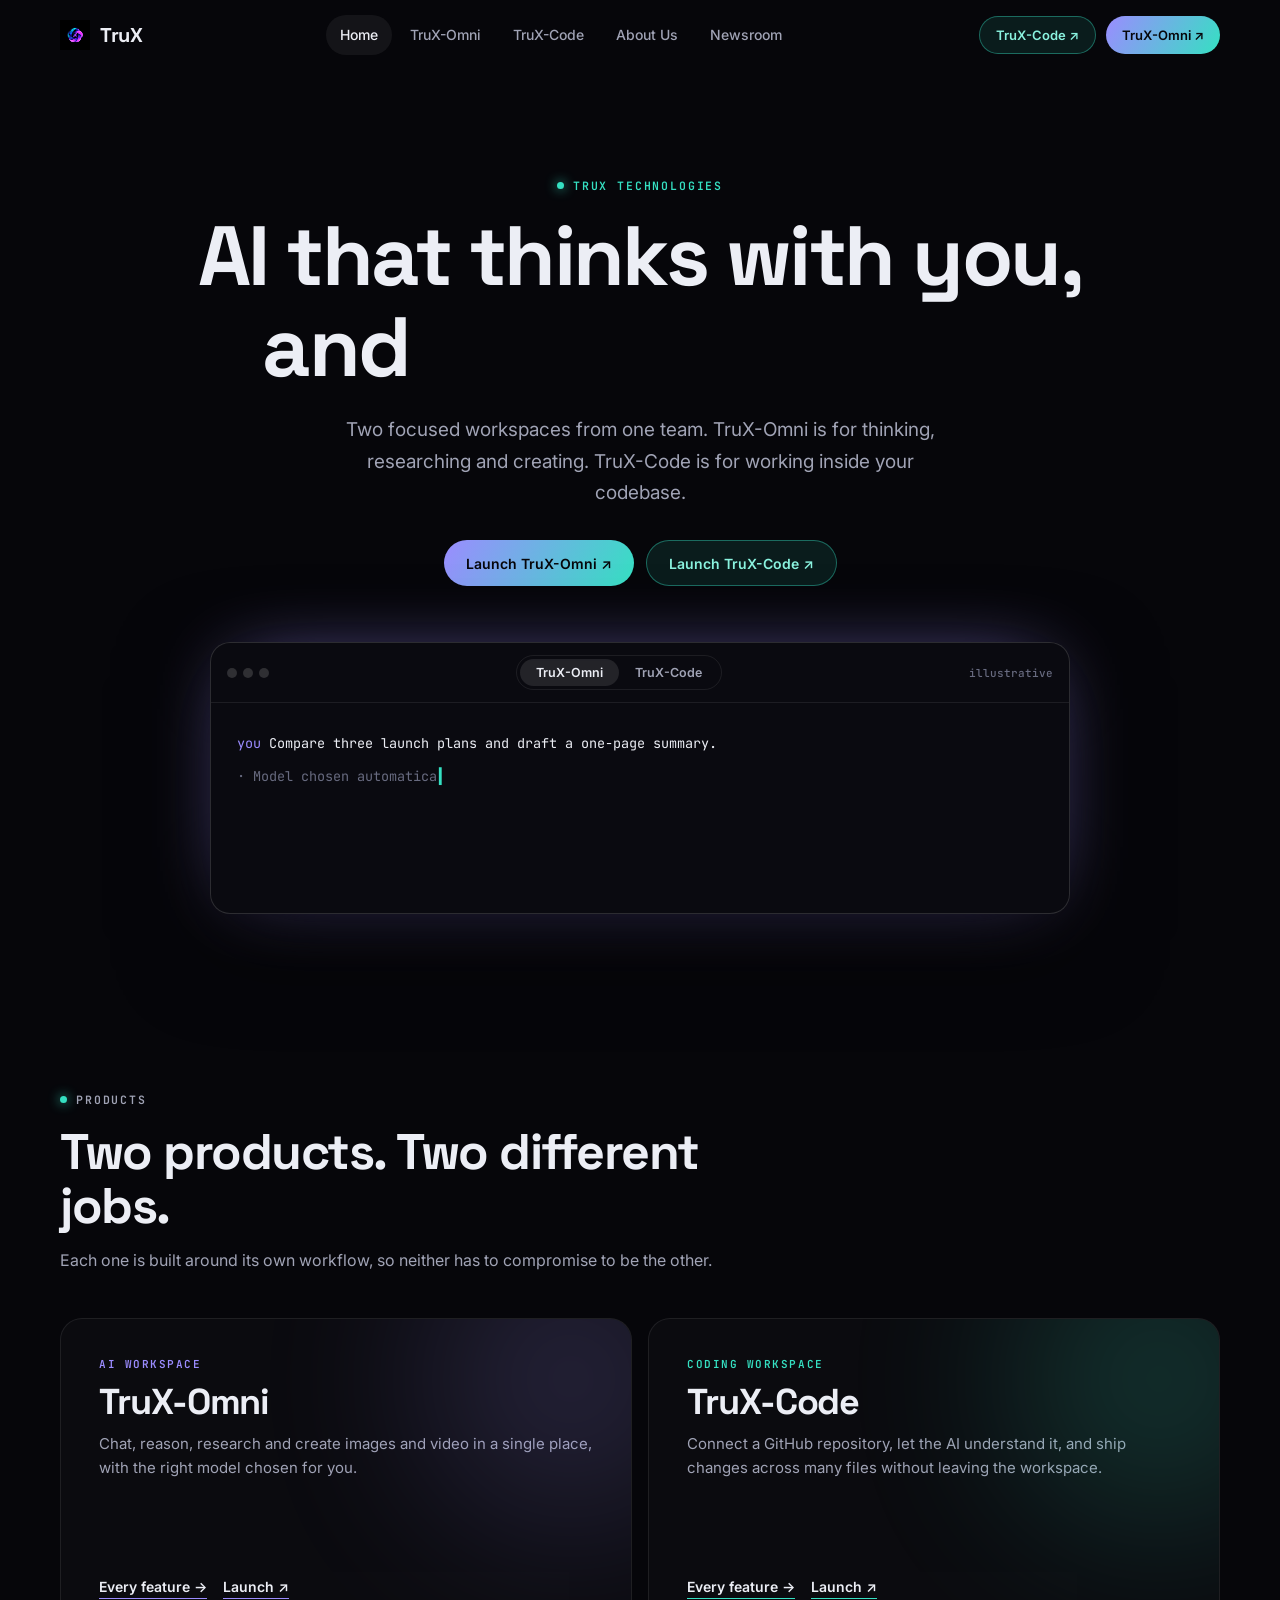
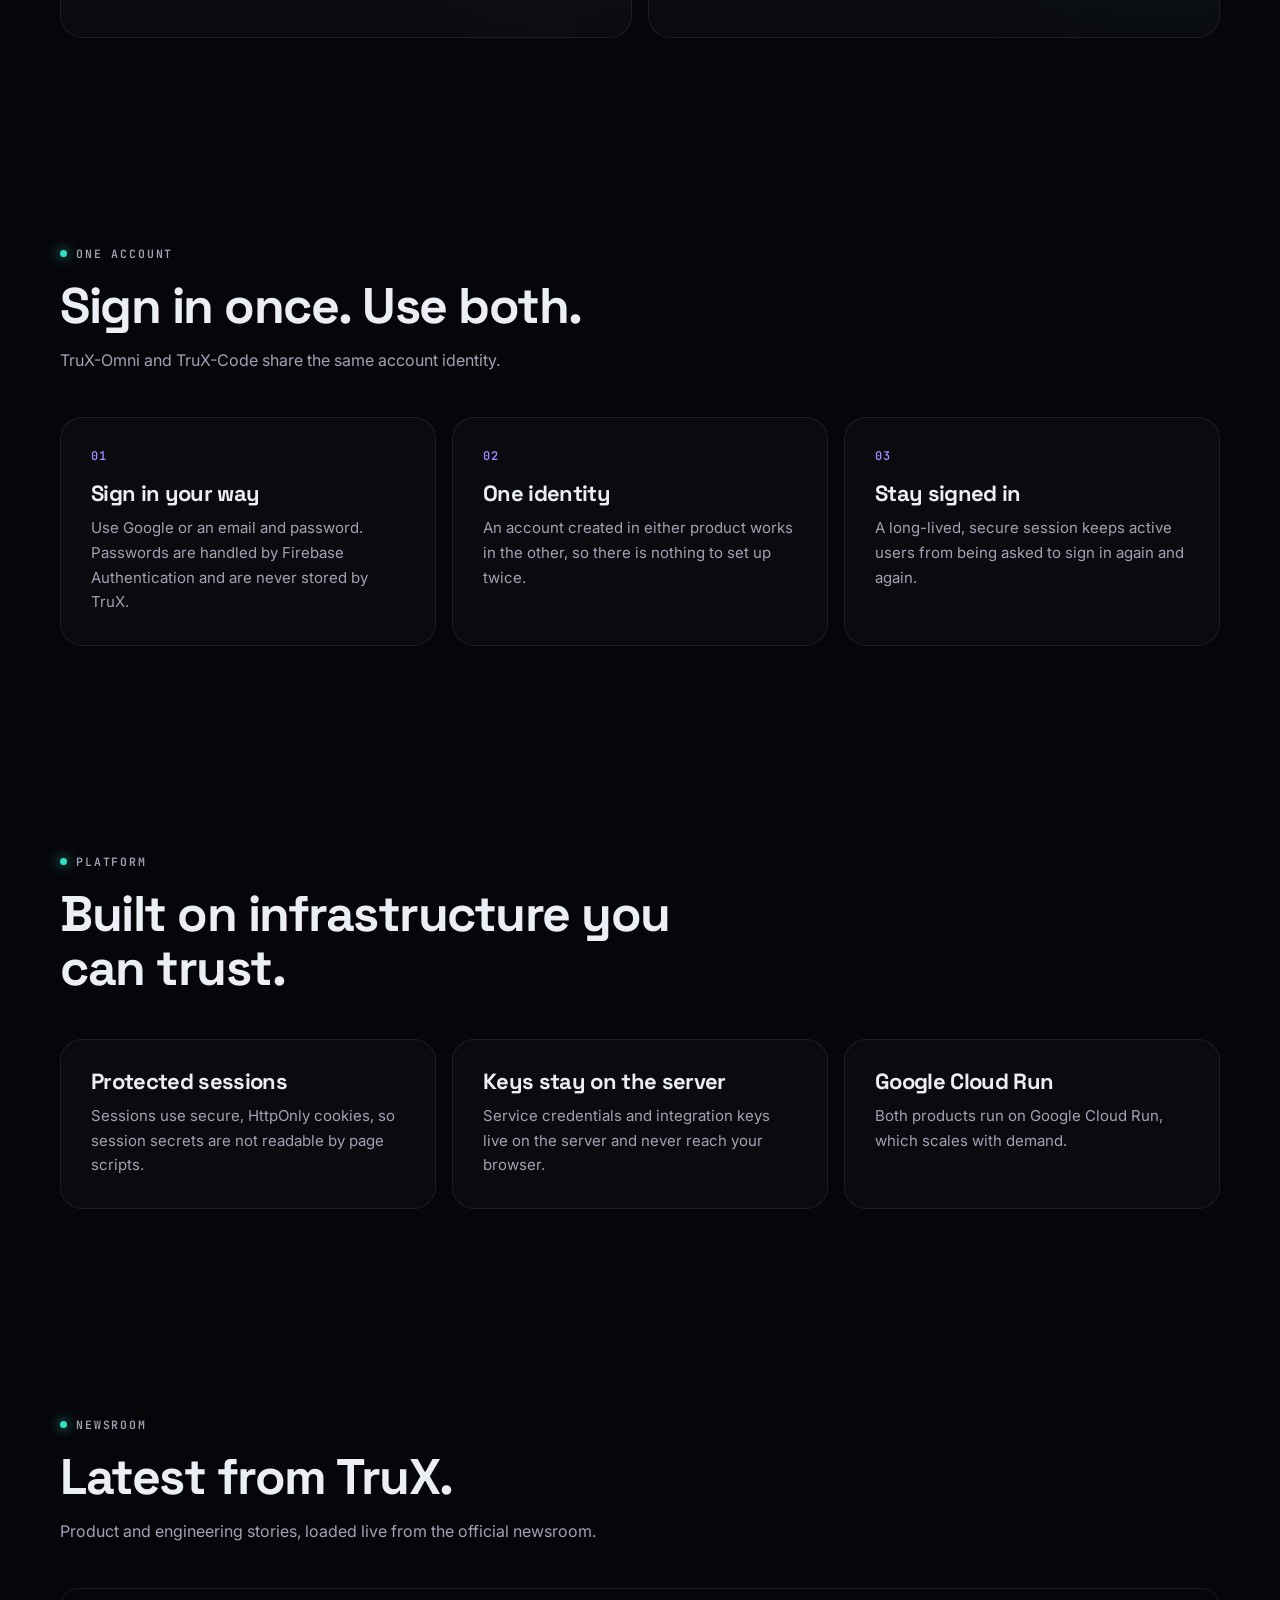
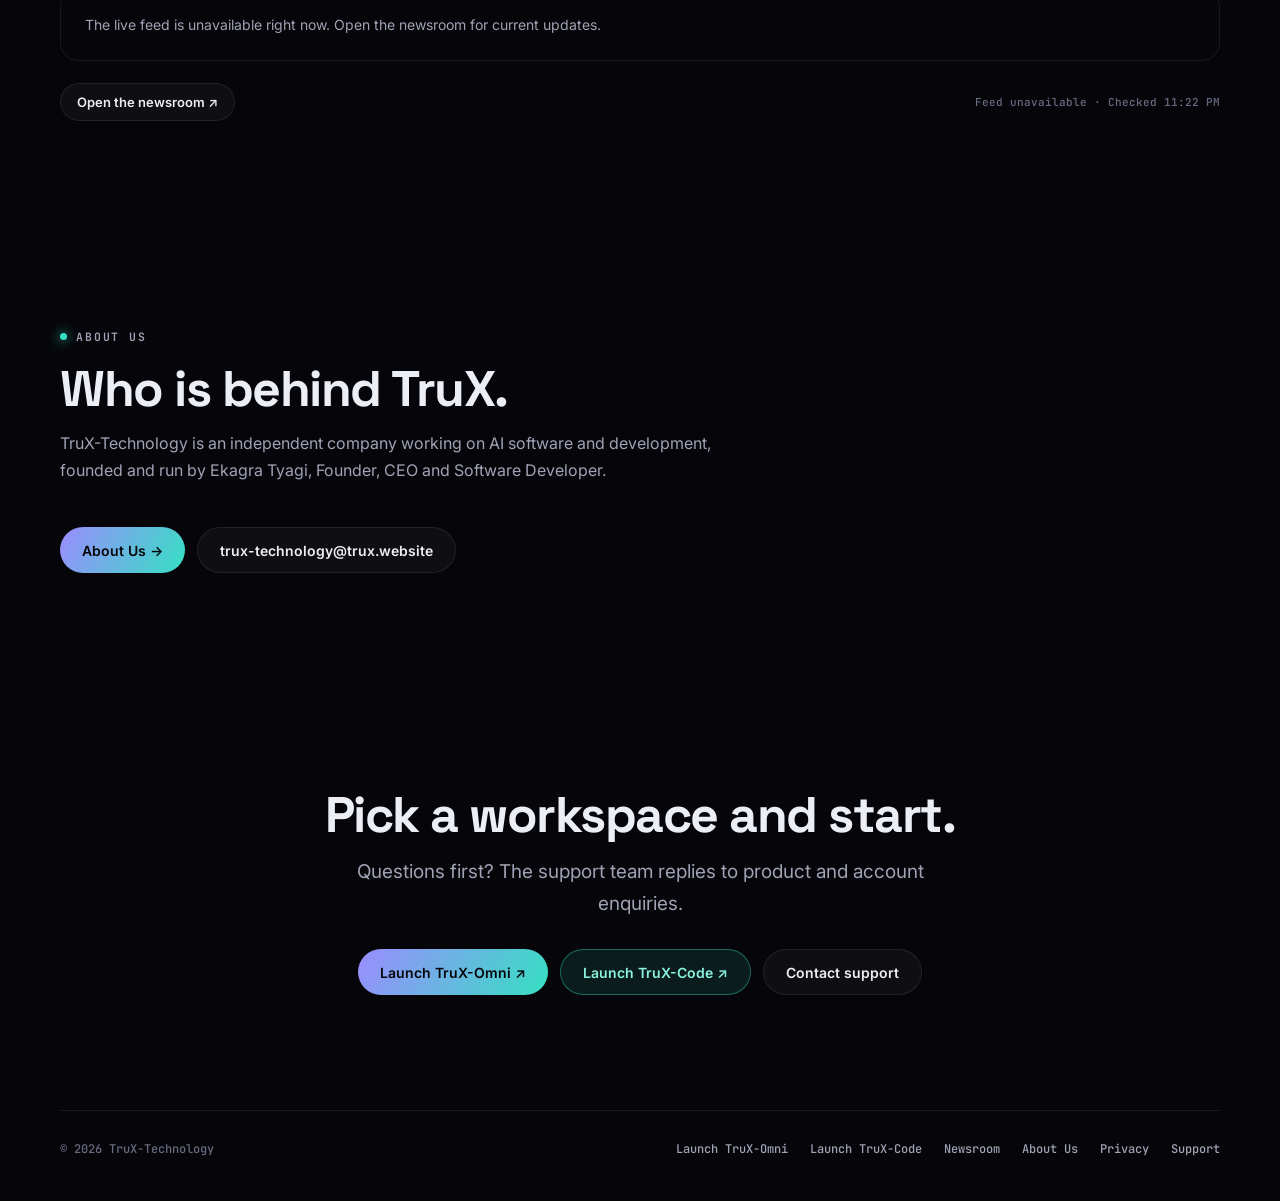
<file: index.html>
<!doctype html>
<html lang="en">
<head>
<meta charset="utf-8">
<meta name="viewport" content="width=device-width,initial-scale=1">
<title>TruX Technologies | TruX-Omni &amp; TruX-Code</title>
<meta name="description" content="TruX Technologies builds TruX-Omni, an AI workspace for thinking, research and creation, and TruX-Code, a coding workspace for GitHub repositories.">
<meta name="robots" content="index, follow, max-image-preview:large">
<link rel="canonical" href="https://www.trux.website/">
<link rel="apple-touch-icon" href="/favicon.png">
<link rel="manifest" href="/manifest.json">
<meta property="og:type" content="website">
<meta property="og:url" content="https://www.trux.website/">
<meta property="og:site_name" content="TruX Technologies">
<meta property="og:title" content="TruX Technologies | TruX-Omni &amp; TruX-Code">
<meta property="og:description" content="An AI workspace for thinking and creating, and a coding workspace for your repositories.">
<meta property="og:image" content="https://www.trux.website/icon-48.svg">
<script type="application/ld+json">{"@context":"https://schema.org","@graph":[{"@type":"Organization","name":"TruX Technologies","url":"https://www.trux.website/","logo":"https://www.trux.website/favicon.png","contactPoint":{"@type":"ContactPoint","contactType":"customer support","email":"trux.ai.support@gmail.com"}},{"@type":"SoftwareApplication","name":"TruX-Omni","applicationCategory":"ProductivityApplication","operatingSystem":"Web browser","url":"https://trux-ai-workspace.trux.website/"},{"@type":"SoftwareApplication","name":"TruX-Code","applicationCategory":"DeveloperApplication","operatingSystem":"Web browser","url":"https://trux-code.trux.website/"}]}</script>
<link rel="icon" href="/favicon.ico" type="image/x-icon">
<link rel="icon" href="/icon-48.svg" type="image/svg+xml">
<meta name="theme-color" content="#06060a">
<link rel="preconnect" href="https://fonts.googleapis.com">
<link rel="preconnect" href="https://fonts.gstatic.com" crossorigin>
<link href="https://fonts.googleapis.com/css2?family=Inter:wght@400;500;600&family=JetBrains+Mono:wght@400;500;600&family=Space+Grotesk:wght@500;600;700&display=swap" rel="stylesheet">
<link rel="stylesheet" href="/assets/styles.css">
</head>
<body data-page="home">
<main>
<section class="hero wrap">
<p class="eyebrow rv"><i></i>TruX Technologies</p>
<h1 data-split>AI that thinks with you, and <span class="grad">builds with you.</span></h1>
<p class="lede rv">Two focused workspaces from one team. TruX-Omni is for thinking, researching and creating. TruX-Code is for working inside your codebase.</p>
<div class="cta rv">
<a class="btn pri" href="https://trux-ai-workspace.trux.website/">Launch TruX-Omni ↗</a>
<a class="btn cd" href="https://trux-code.trux.website/">Launch TruX-Code ↗</a>
</div>
<div class="win rv" aria-label="Illustrative preview of both workspaces">
<div class="wtop"><div class="dots"><i></i><i></i><i></i></div><div class="tabs"><button class="on" data-k="omni">TruX-Omni</button><button data-k="code">TruX-Code</button></div><span class="wnote">illustrative</span></div>
<div class="wbody" aria-live="off"></div>
</div>
</section>

<section id="products" class="sec wrap">
<div class="hd"><p class="eyebrow rv"><i></i>Products</p><h2 class="rv">Two products. Two different jobs.</h2><p class="rv">Each one is built around its own workflow, so neither has to compromise to be the other.</p></div>
<div class="grid two">
<article class="card pcard om rv"><p class="kick">AI workspace</p><h3>TruX-Omni</h3><p>Chat, reason, research and create images and video in a single place, with the right model chosen for you.</p><div class="links"><a class="lk" href="/omni">Every feature →</a><a class="lk" href="https://trux-ai-workspace.trux.website/">Launch ↗</a></div></article>
<article class="card pcard cdc rv"><p class="kick">Coding workspace</p><h3>TruX-Code</h3><p>Connect a GitHub repository, let the AI understand it, and ship changes across many files without leaving the workspace.</p><div class="links"><a class="lk" href="/code">Every feature →</a><a class="lk" href="https://trux-code.trux.website/">Launch ↗</a></div></article>
</div>
</section>

<section class="sec wrap">
<div class="hd"><p class="eyebrow rv"><i></i>One account</p><h2 class="rv">Sign in once. Use both.</h2><p class="rv">TruX-Omni and TruX-Code share the same account identity.</p></div>
<div class="grid">
<article class="card rv"><span class="num">01</span><h3>Sign in your way</h3><p>Use Google or an email and password. Passwords are handled by Firebase Authentication and are never stored by TruX.</p></article>
<article class="card rv"><span class="num">02</span><h3>One identity</h3><p>An account created in either product works in the other, so there is nothing to set up twice.</p></article>
<article class="card rv"><span class="num">03</span><h3>Stay signed in</h3><p>A long-lived, secure session keeps active users from being asked to sign in again and again.</p></article>
</div>
</section>

<section class="sec wrap">
<div class="hd"><p class="eyebrow rv"><i></i>Platform</p><h2 class="rv">Built on infrastructure you can trust.</h2></div>
<div class="grid">
<article class="card rv"><h3>Protected sessions</h3><p>Sessions use secure, HttpOnly cookies, so session secrets are not readable by page scripts.</p></article>
<article class="card rv"><h3>Keys stay on the server</h3><p>Service credentials and integration keys live on the server and never reach your browser.</p></article>
<article class="card rv"><h3>Google Cloud Run</h3><p>Both products run on Google Cloud Run, which scales with demand.</p></article>
</div>
</section>

<section id="news" class="sec wrap">
<div class="hd"><p class="eyebrow rv"><i></i>Newsroom</p><h2 class="rv">Latest from TruX.</h2><p class="rv">Product and engineering stories, loaded live from the official newsroom.</p></div>
<div id="feed" class="grid news" aria-live="polite"><p class="empty">Loading the latest updates…</p></div>
<div class="nfoot"><a class="btn sm" href="https://technology.trux.website/">Open the newsroom ↗</a><span><span id="fstat">Connecting…</span> · <span id="fchk"></span></span></div>
</section>

<section id="about" class="sec wrap">
<div class="hd"><p class="eyebrow rv"><i></i>About Us</p><h2 class="rv">Who is behind TruX.</h2><p class="rv">TruX-Technology is an independent company working on AI software and development, founded and run by Ekagra Tyagi, Founder, CEO and Software Developer.</p></div>
<div class="cta rv" style="justify-content:flex-start"><a class="btn pri" href="/about">About Us →</a><a class="btn" href="mailto:trux-technology@trux.website">trux-technology@trux.website</a></div>
</section>

<section class="final wrap">
<h2 class="rv">Pick a workspace and start.</h2>
<p class="lede rv">Questions first? The support team replies to product and account enquiries.</p>
<div class="cta rv"><a class="btn pri" href="https://trux-ai-workspace.trux.website/">Launch TruX-Omni ↗</a><a class="btn cd" href="https://trux-code.trux.website/">Launch TruX-Code ↗</a><a class="btn" href="mailto:trux.ai.support@gmail.com?subject=TruX%20Support">Contact support</a></div>
</section>
</main>
<script src="/assets/site.js" defer></script>
</body>
</html>
</file>
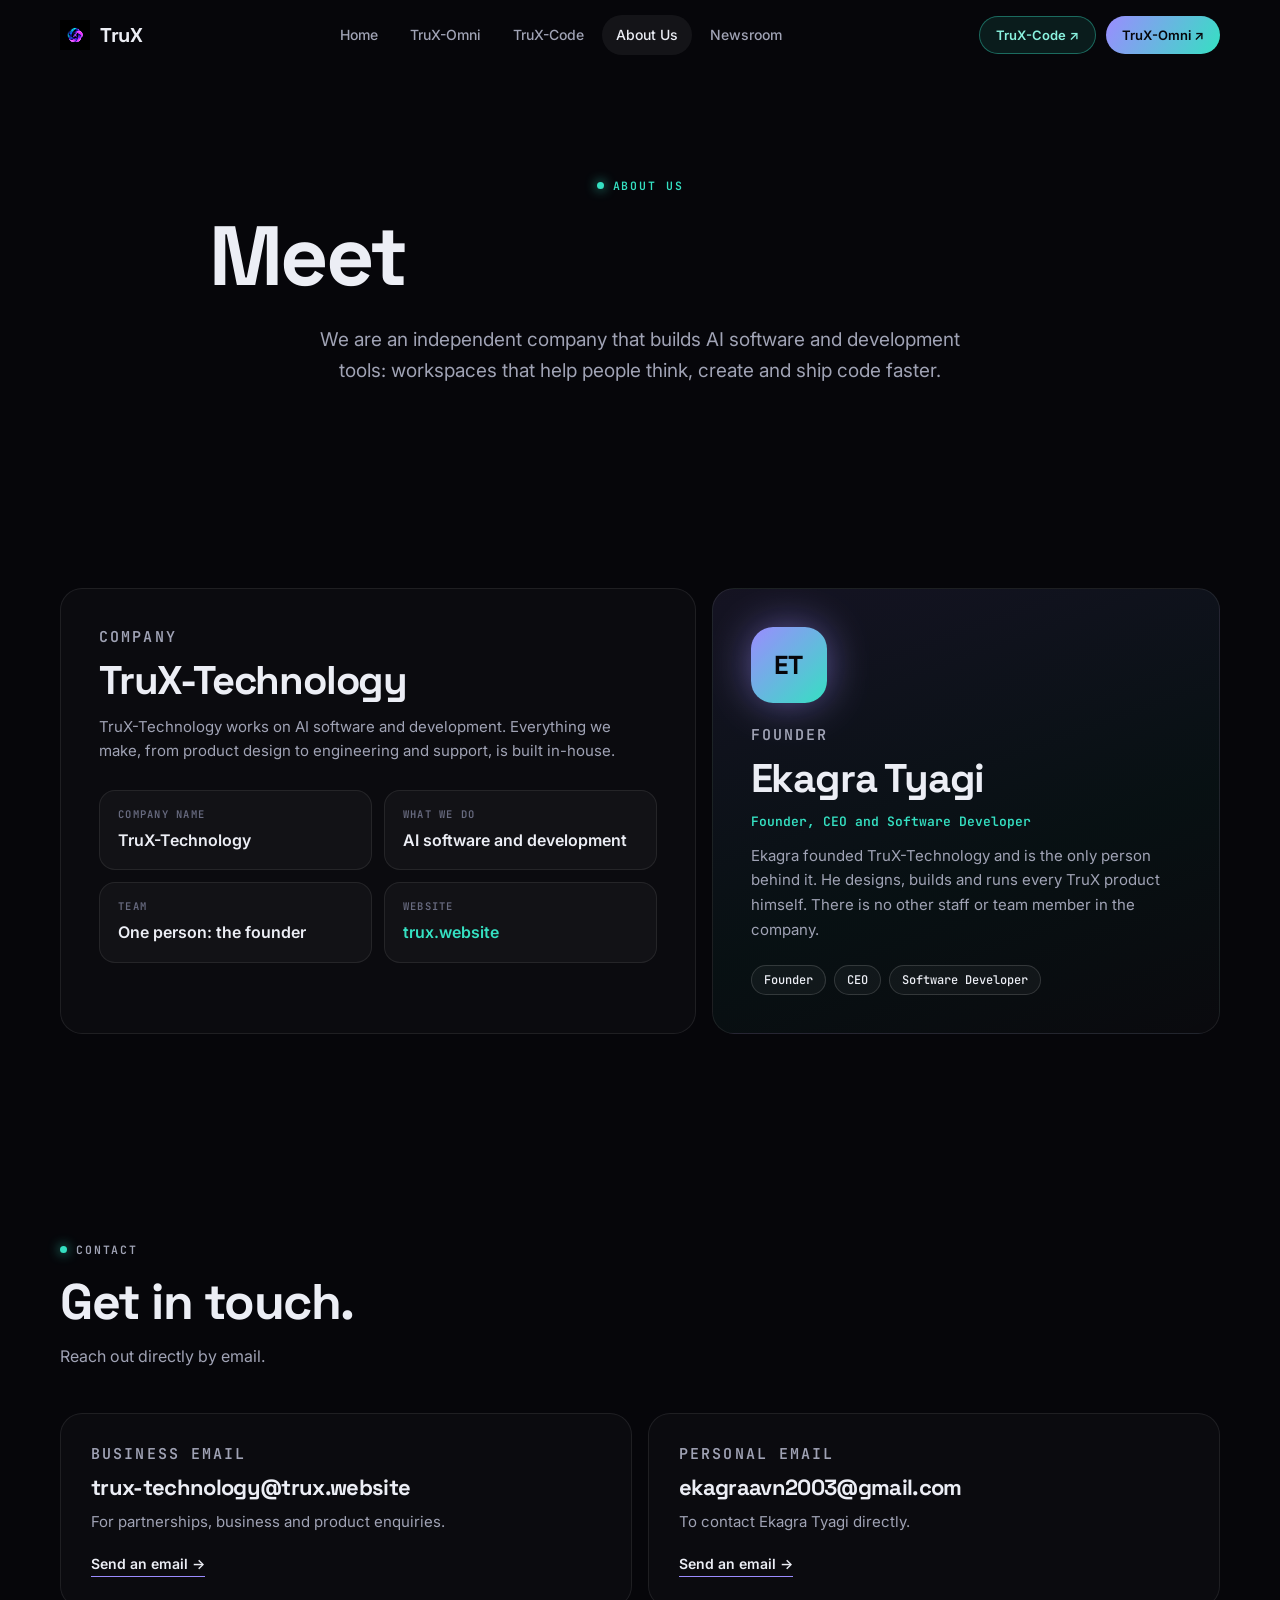
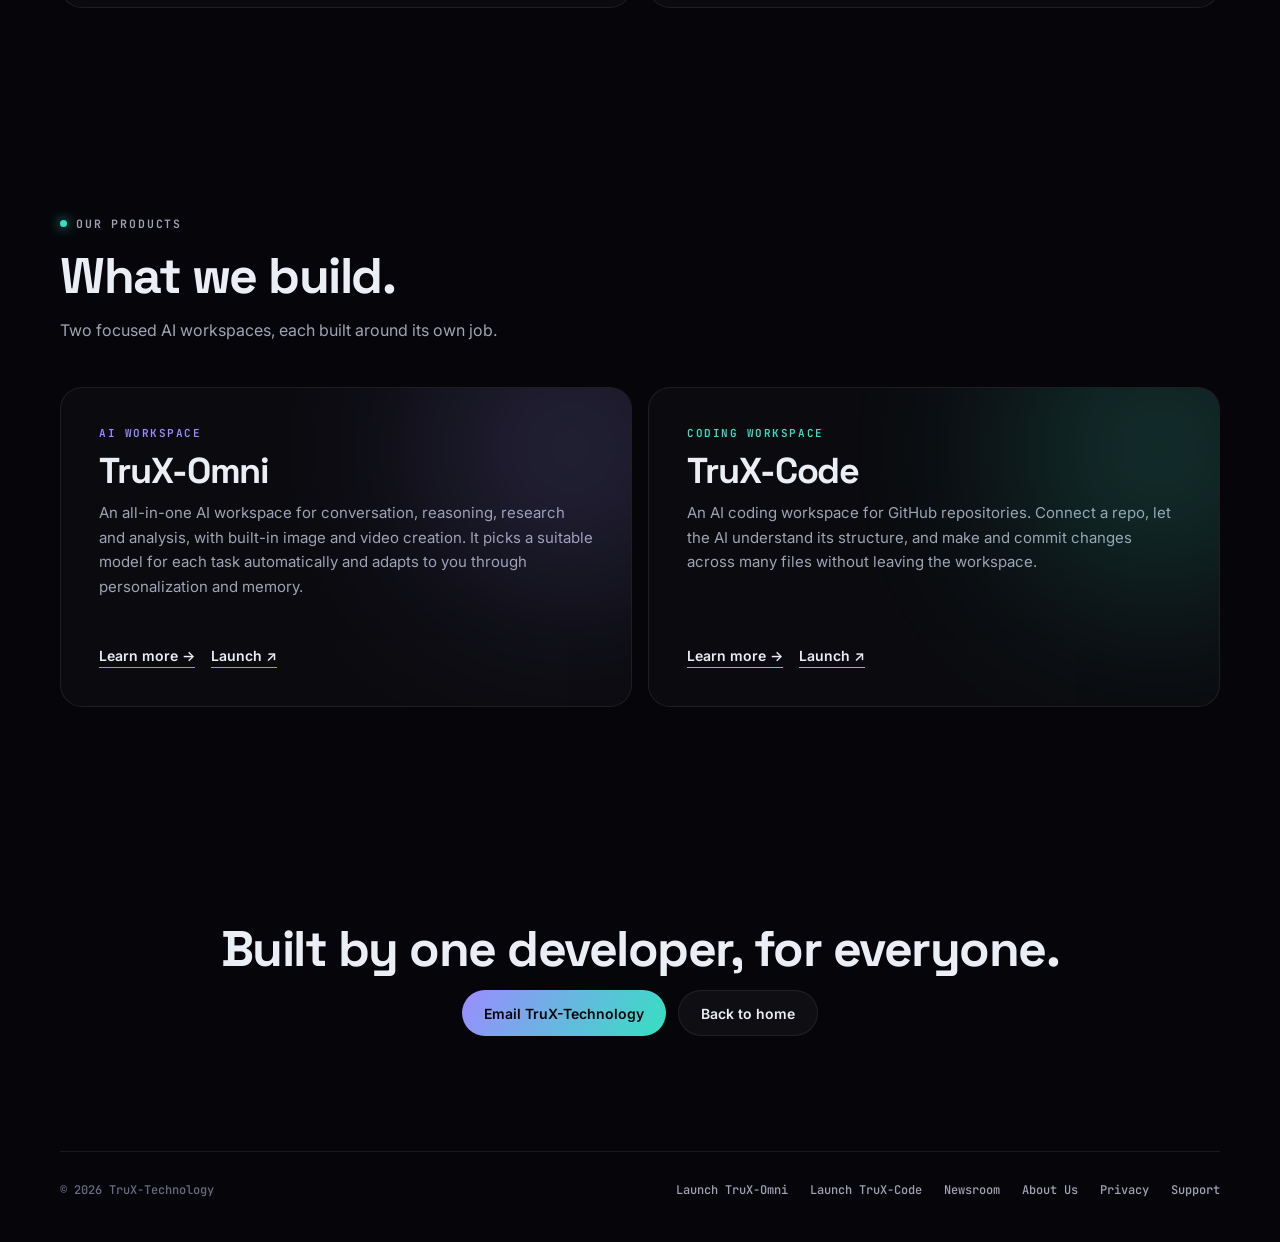
<file: about.html>
<!doctype html>
<html lang="en">
<head>
<meta charset="utf-8">
<meta name="viewport" content="width=device-width,initial-scale=1">
<title>About Us | TruX-Technology</title>
<meta name="description" content="About TruX-Technology: an AI software and development company founded by Ekagra Tyagi, maker of TruX-Omni and TruX-Code.">
<link rel="canonical" href="https://www.trux.website/about">
<meta property="og:title" content="About Us | TruX-Technology">
<meta property="og:description" content="TruX-Technology builds AI software. Founded and run by Ekagra Tyagi.">
<meta property="og:url" content="https://www.trux.website/about">
<link rel="icon" href="/favicon.ico" type="image/x-icon">
<link rel="icon" href="/icon-48.svg" type="image/svg+xml">
<meta name="theme-color" content="#06060a">
<link rel="preconnect" href="https://fonts.googleapis.com">
<link rel="preconnect" href="https://fonts.gstatic.com" crossorigin>
<link href="https://fonts.googleapis.com/css2?family=Inter:wght@400;500;600&family=JetBrains+Mono:wght@400;500;600&family=Space+Grotesk:wght@500;600;700&display=swap" rel="stylesheet">
<link rel="stylesheet" href="/assets/styles.css">
</head>
<body data-page="about">
<main>
<section class="hero wrap">
<p class="eyebrow rv"><i></i>About Us</p>
<h1 data-split>Meet <span class="grad">TruX-Technology.</span></h1>
<p class="lede rv">We are an independent company that builds AI software and development tools: workspaces that help people think, create and ship code faster.</p>
</section>

<section class="sec wrap">
<div class="about-grid">
<article class="card about-co rv">
<p class="kick">Company</p>
<h2>TruX-Technology</h2>
<p>TruX-Technology works on AI software and development. Everything we make, from product design to engineering and support, is built in-house.</p>
<dl class="facts">
<div><dt>Company name</dt><dd>TruX-Technology</dd></div>
<div><dt>What we do</dt><dd>AI software and development</dd></div>
<div><dt>Team</dt><dd>One person: the founder</dd></div>
<div><dt>Website</dt><dd><a href="https://www.trux.website/">trux.website</a></dd></div>
</dl>
</article>

<article class="card founder rv">
<div class="avatar" aria-hidden="true">ET</div>
<p class="kick">Founder</p>
<h2>Ekagra Tyagi</h2>
<p class="role">Founder, CEO and Software Developer</p>
<p>Ekagra founded TruX-Technology and is the only person behind it. He designs, builds and runs every TruX product himself. There is no other staff or team member in the company.</p>
<div class="tags"><span>Founder</span><span>CEO</span><span>Software Developer</span></div>
</article>
</div>
</section>

<section class="sec wrap">
<div class="hd"><p class="eyebrow rv"><i></i>Contact</p><h2 class="rv">Get in touch.</h2><p class="rv">Reach out directly by email.</p></div>
<div class="grid two">
<a class="card mail rv" href="mailto:trux-technology@trux.website"><p class="kick">Business email</p><h3>trux-technology@trux.website</h3><p>For partnerships, business and product enquiries.</p><span class="lk">Send an email →</span></a>
<a class="card mail rv" href="mailto:ekagraavn2003@gmail.com"><p class="kick">Personal email</p><h3>ekagraavn2003@gmail.com</h3><p>To contact Ekagra Tyagi directly.</p><span class="lk">Send an email →</span></a>
</div>
</section>

<section class="sec wrap">
<div class="hd"><p class="eyebrow rv"><i></i>Our products</p><h2 class="rv">What we build.</h2><p class="rv">Two focused AI workspaces, each built around its own job.</p></div>
<div class="grid two">
<article class="card pcard om rv"><p class="kick">AI workspace</p><h3>TruX-Omni</h3><p>An all-in-one AI workspace for conversation, reasoning, research and analysis, with built-in image and video creation. It picks a suitable model for each task automatically and adapts to you through personalization and memory.</p><div class="links"><a class="lk" href="/omni">Learn more →</a><a class="lk" href="https://trux-ai-workspace.trux.website/">Launch ↗</a></div></article>
<article class="card pcard cdc rv"><p class="kick">Coding workspace</p><h3>TruX-Code</h3><p>An AI coding workspace for GitHub repositories. Connect a repo, let the AI understand its structure, and make and commit changes across many files without leaving the workspace.</p><div class="links"><a class="lk" href="/code">Learn more →</a><a class="lk" href="https://trux-code.trux.website/">Launch ↗</a></div></article>
</div>
</section>

<section class="final wrap">
<h2 class="rv">Built by one developer, for everyone.</h2>
<div class="cta rv"><a class="btn pri" href="mailto:trux-technology@trux.website">Email TruX-Technology</a><a class="btn" href="/">Back to home</a></div>
</section>
</main>
<script src="/assets/site.js" defer></script>
</body>
</html>
</file>
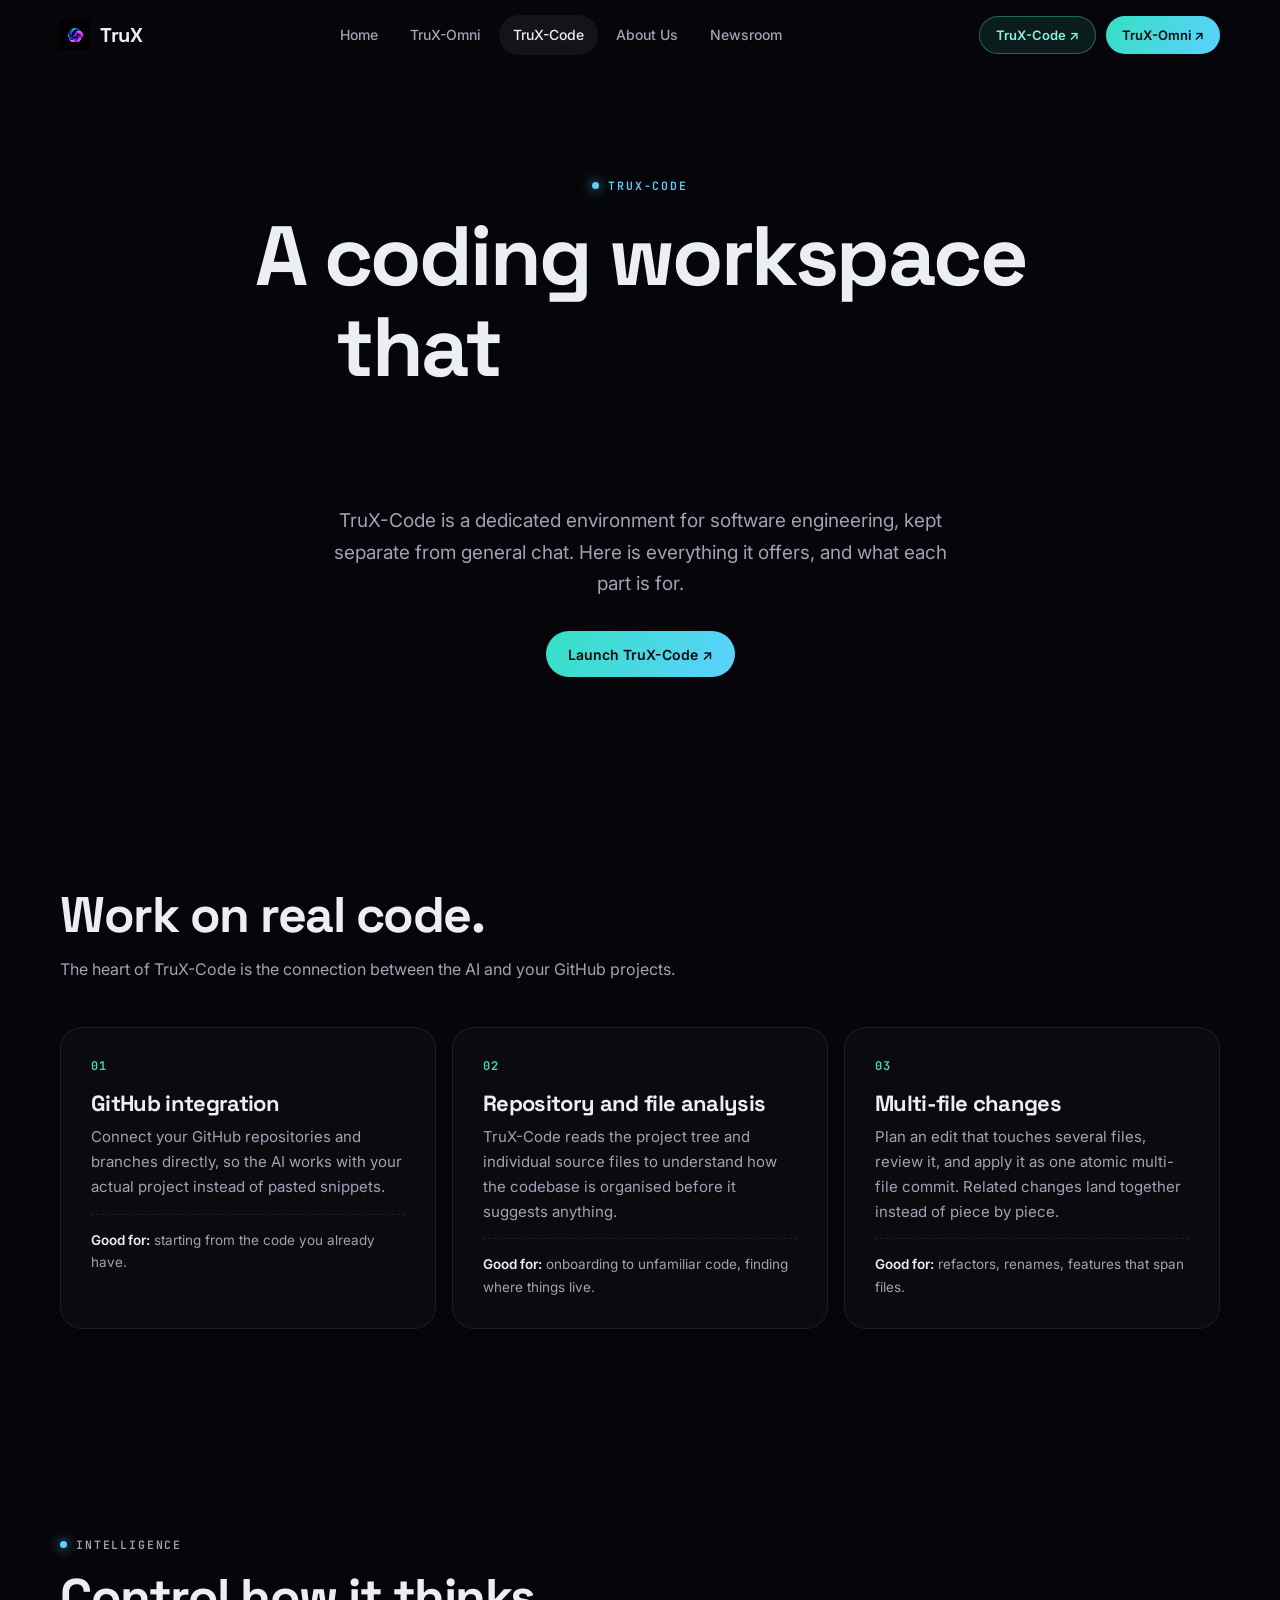
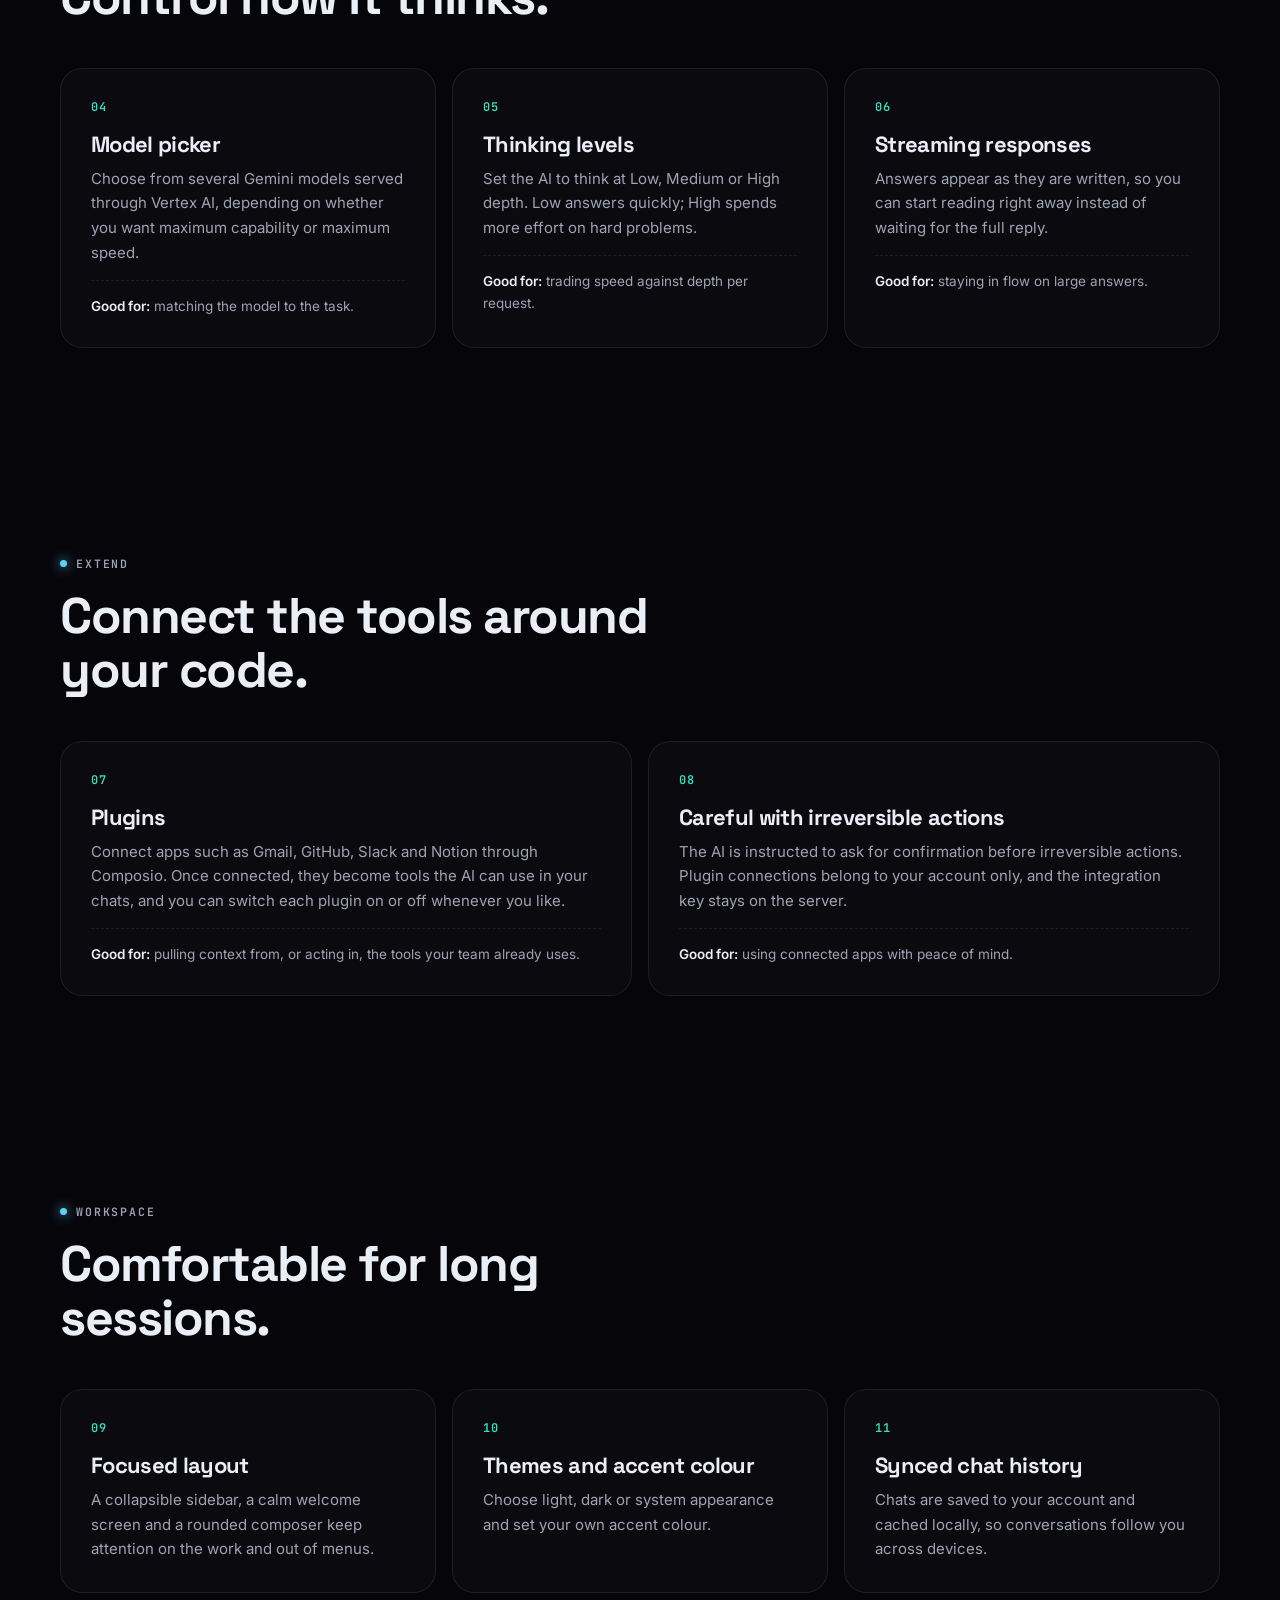
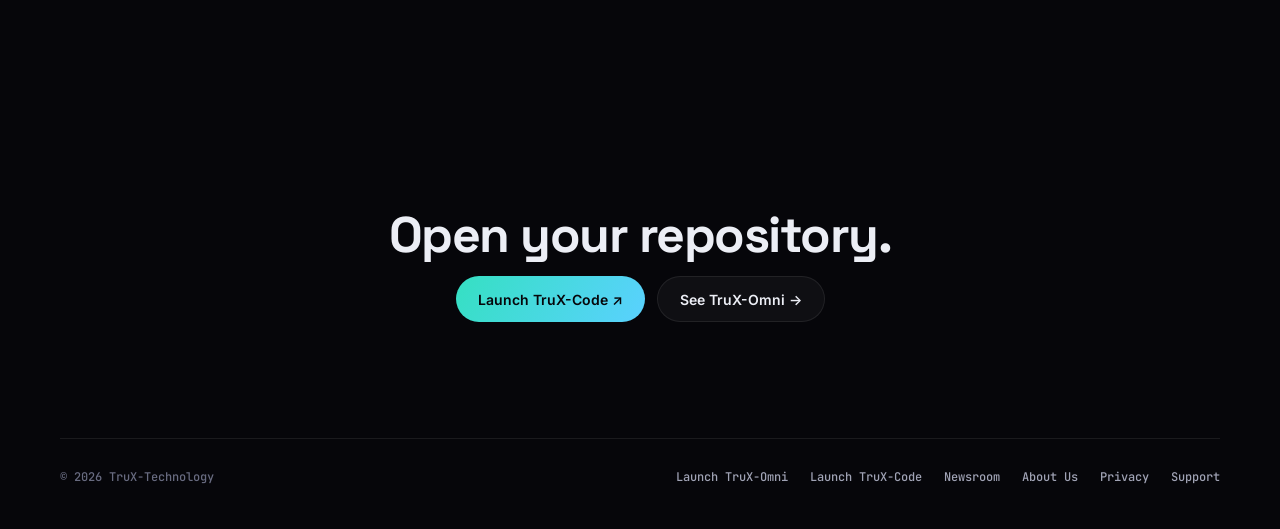
<file: code.html>
<!doctype html>
<html lang="en">
<head>
<meta charset="utf-8">
<meta name="viewport" content="width=device-width,initial-scale=1">
<title>TruX-Code | A coding workspace for your GitHub repositories</title>
<meta name="description" content="Every TruX-Code feature explained: GitHub integration, repository analysis, multi-file changes, model and thinking controls, plugins and synced chats.">
<link rel="canonical" href="https://www.trux.website/code">
<meta property="og:title" content="TruX-Code | Coding workspace">
<meta property="og:description" content="Connect a GitHub repository and ship changes across many files.">
<meta property="og:url" content="https://www.trux.website/code">
<link rel="icon" href="/favicon.ico" type="image/x-icon">
<link rel="icon" href="/icon-48.svg" type="image/svg+xml">
<meta name="theme-color" content="#06060a">
<link rel="preconnect" href="https://fonts.googleapis.com">
<link rel="preconnect" href="https://fonts.gstatic.com" crossorigin>
<link href="https://fonts.googleapis.com/css2?family=Inter:wght@400;500;600&family=JetBrains+Mono:wght@400;500;600&family=Space+Grotesk:wght@500;600;700&display=swap" rel="stylesheet">
<link rel="stylesheet" href="/assets/styles.css">
</head>
<body data-page="code">
<main>
<section class="hero wrap">
<p class="eyebrow rv"><i></i>TruX-Code</p>
<h1 data-split>A coding workspace that <span class="grad">knows your repository.</span></h1>
<p class="lede rv">TruX-Code is a dedicated environment for software engineering, kept separate from general chat. Here is everything it offers, and what each part is for.</p>
<div class="cta rv"><a class="btn pri" href="https://trux-code.trux.website/">Launch TruX-Code ↗</a></div>
</section>

<section class="sec wrap">
<div class="hd"><p class="eyebrow rv"><i></i>Repositories</p><h2 class="rv">Work on real code.</h2><p class="rv">The heart of TruX-Code is the connection between the AI and your GitHub projects.</p></div>
<div class="grid">
<article class="card rv"><span class="num">01</span><h3>GitHub integration</h3><p>Connect your GitHub repositories and branches directly, so the AI works with your actual project instead of pasted snippets.</p><p class="use"><b>Good for:</b> starting from the code you already have.</p></article>
<article class="card rv"><span class="num">02</span><h3>Repository and file analysis</h3><p>TruX-Code reads the project tree and individual source files to understand how the codebase is organised before it suggests anything.</p><p class="use"><b>Good for:</b> onboarding to unfamiliar code, finding where things live.</p></article>
<article class="card rv"><span class="num">03</span><h3>Multi-file changes</h3><p>Plan an edit that touches several files, review it, and apply it as one atomic multi-file commit. Related changes land together instead of piece by piece.</p><p class="use"><b>Good for:</b> refactors, renames, features that span files.</p></article>
</div>
</section>

<section class="sec wrap">
<div class="hd"><p class="eyebrow rv"><i></i>Intelligence</p><h2 class="rv">Control how it thinks.</h2></div>
<div class="grid">
<article class="card rv"><span class="num">04</span><h3>Model picker</h3><p>Choose from several Gemini models served through Vertex AI, depending on whether you want maximum capability or maximum speed.</p><p class="use"><b>Good for:</b> matching the model to the task.</p></article>
<article class="card rv"><span class="num">05</span><h3>Thinking levels</h3><p>Set the AI to think at Low, Medium or High depth. Low answers quickly; High spends more effort on hard problems.</p><p class="use"><b>Good for:</b> trading speed against depth per request.</p></article>
<article class="card rv"><span class="num">06</span><h3>Streaming responses</h3><p>Answers appear as they are written, so you can start reading right away instead of waiting for the full reply.</p><p class="use"><b>Good for:</b> staying in flow on large answers.</p></article>
</div>
</section>

<section class="sec wrap">
<div class="hd"><p class="eyebrow rv"><i></i>Extend</p><h2 class="rv">Connect the tools around your code.</h2></div>
<div class="grid two">
<article class="card rv"><span class="num">07</span><h3>Plugins</h3><p>Connect apps such as Gmail, GitHub, Slack and Notion through Composio. Once connected, they become tools the AI can use in your chats, and you can switch each plugin on or off whenever you like.</p><p class="use"><b>Good for:</b> pulling context from, or acting in, the tools your team already uses.</p></article>
<article class="card rv"><span class="num">08</span><h3>Careful with irreversible actions</h3><p>The AI is instructed to ask for confirmation before irreversible actions. Plugin connections belong to your account only, and the integration key stays on the server.</p><p class="use"><b>Good for:</b> using connected apps with peace of mind.</p></article>
</div>
</section>

<section class="sec wrap">
<div class="hd"><p class="eyebrow rv"><i></i>Workspace</p><h2 class="rv">Comfortable for long sessions.</h2></div>
<div class="grid">
<article class="card rv"><span class="num">09</span><h3>Focused layout</h3><p>A collapsible sidebar, a calm welcome screen and a rounded composer keep attention on the work and out of menus.</p></article>
<article class="card rv"><span class="num">10</span><h3>Themes and accent colour</h3><p>Choose light, dark or system appearance and set your own accent colour.</p></article>
<article class="card rv"><span class="num">11</span><h3>Synced chat history</h3><p>Chats are saved to your account and cached locally, so conversations follow you across devices.</p></article>
</div>
</section>

<section class="final wrap">
<h2 class="rv">Open your repository.</h2>
<div class="cta rv"><a class="btn pri" href="https://trux-code.trux.website/">Launch TruX-Code ↗</a><a class="btn" href="/omni">See TruX-Omni →</a></div>
</section>
</main>
<script src="/assets/site.js" defer></script>
</body>
</html>
</file>
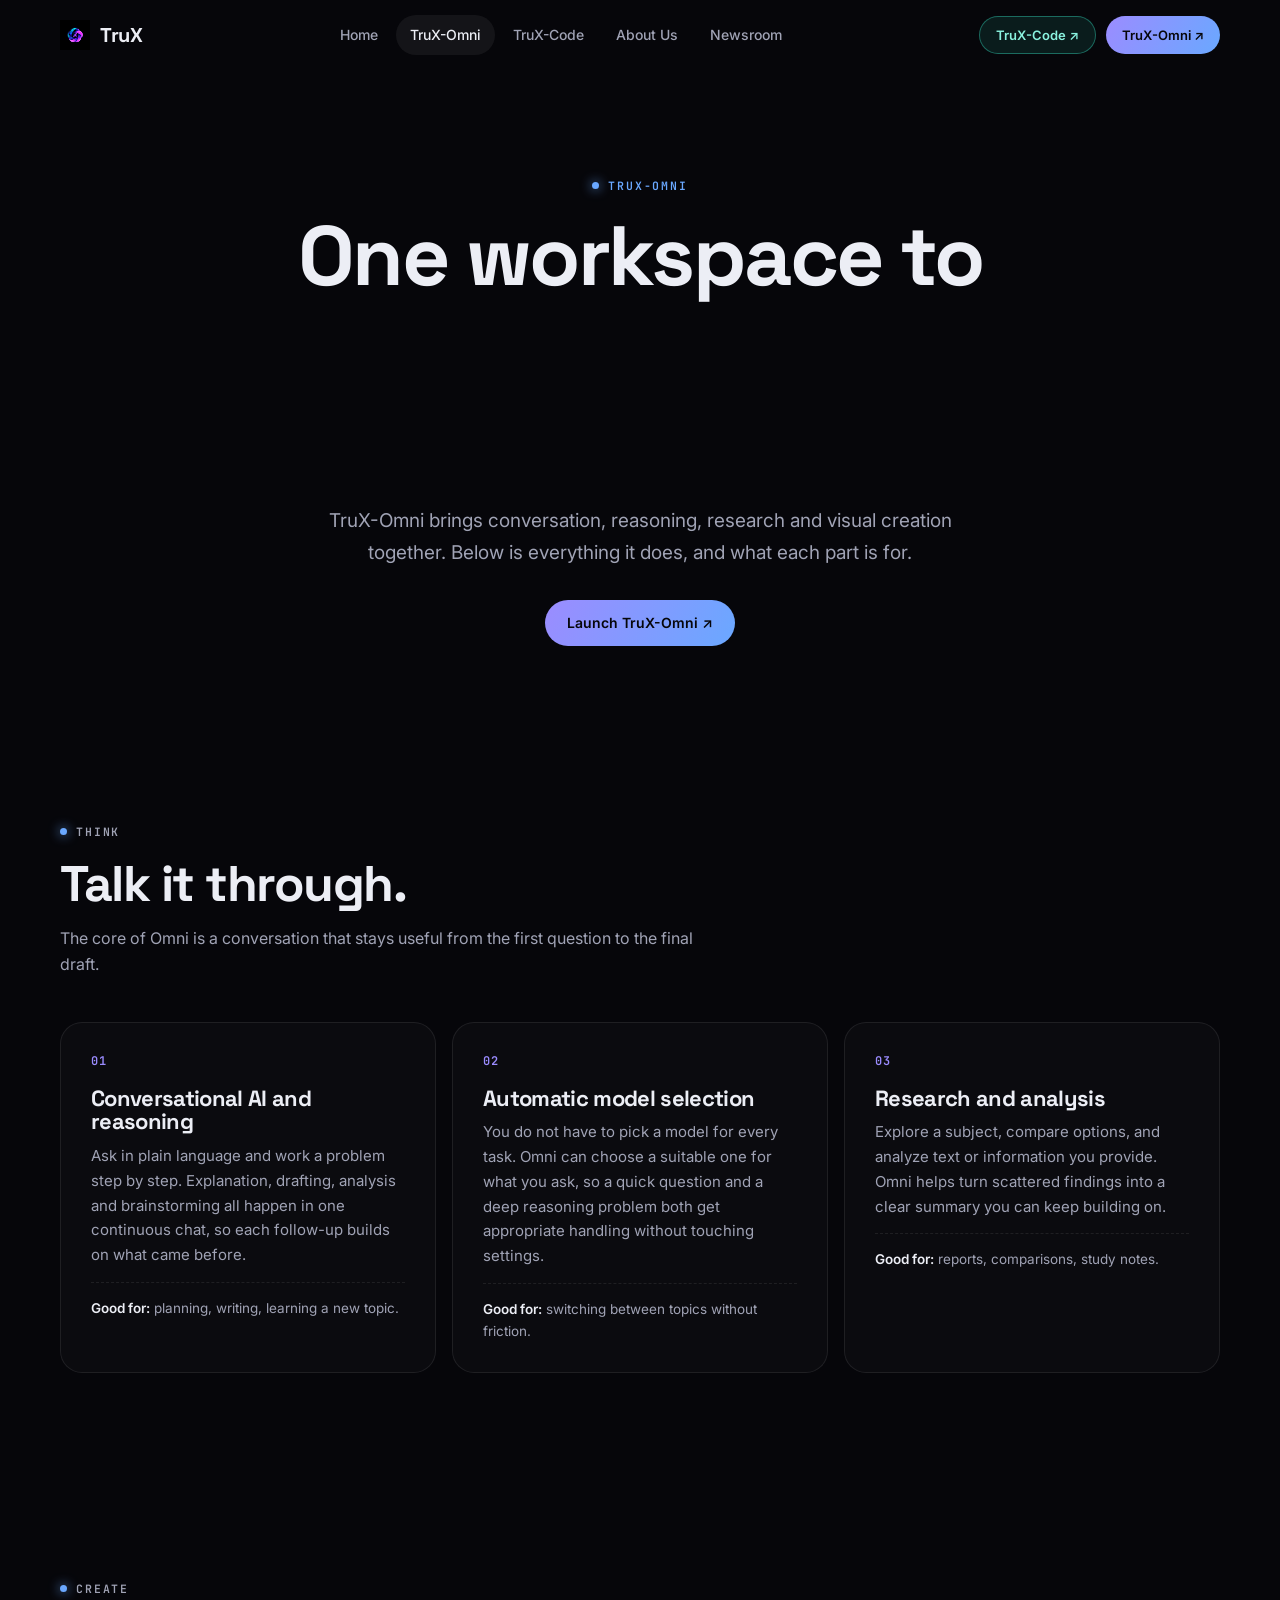
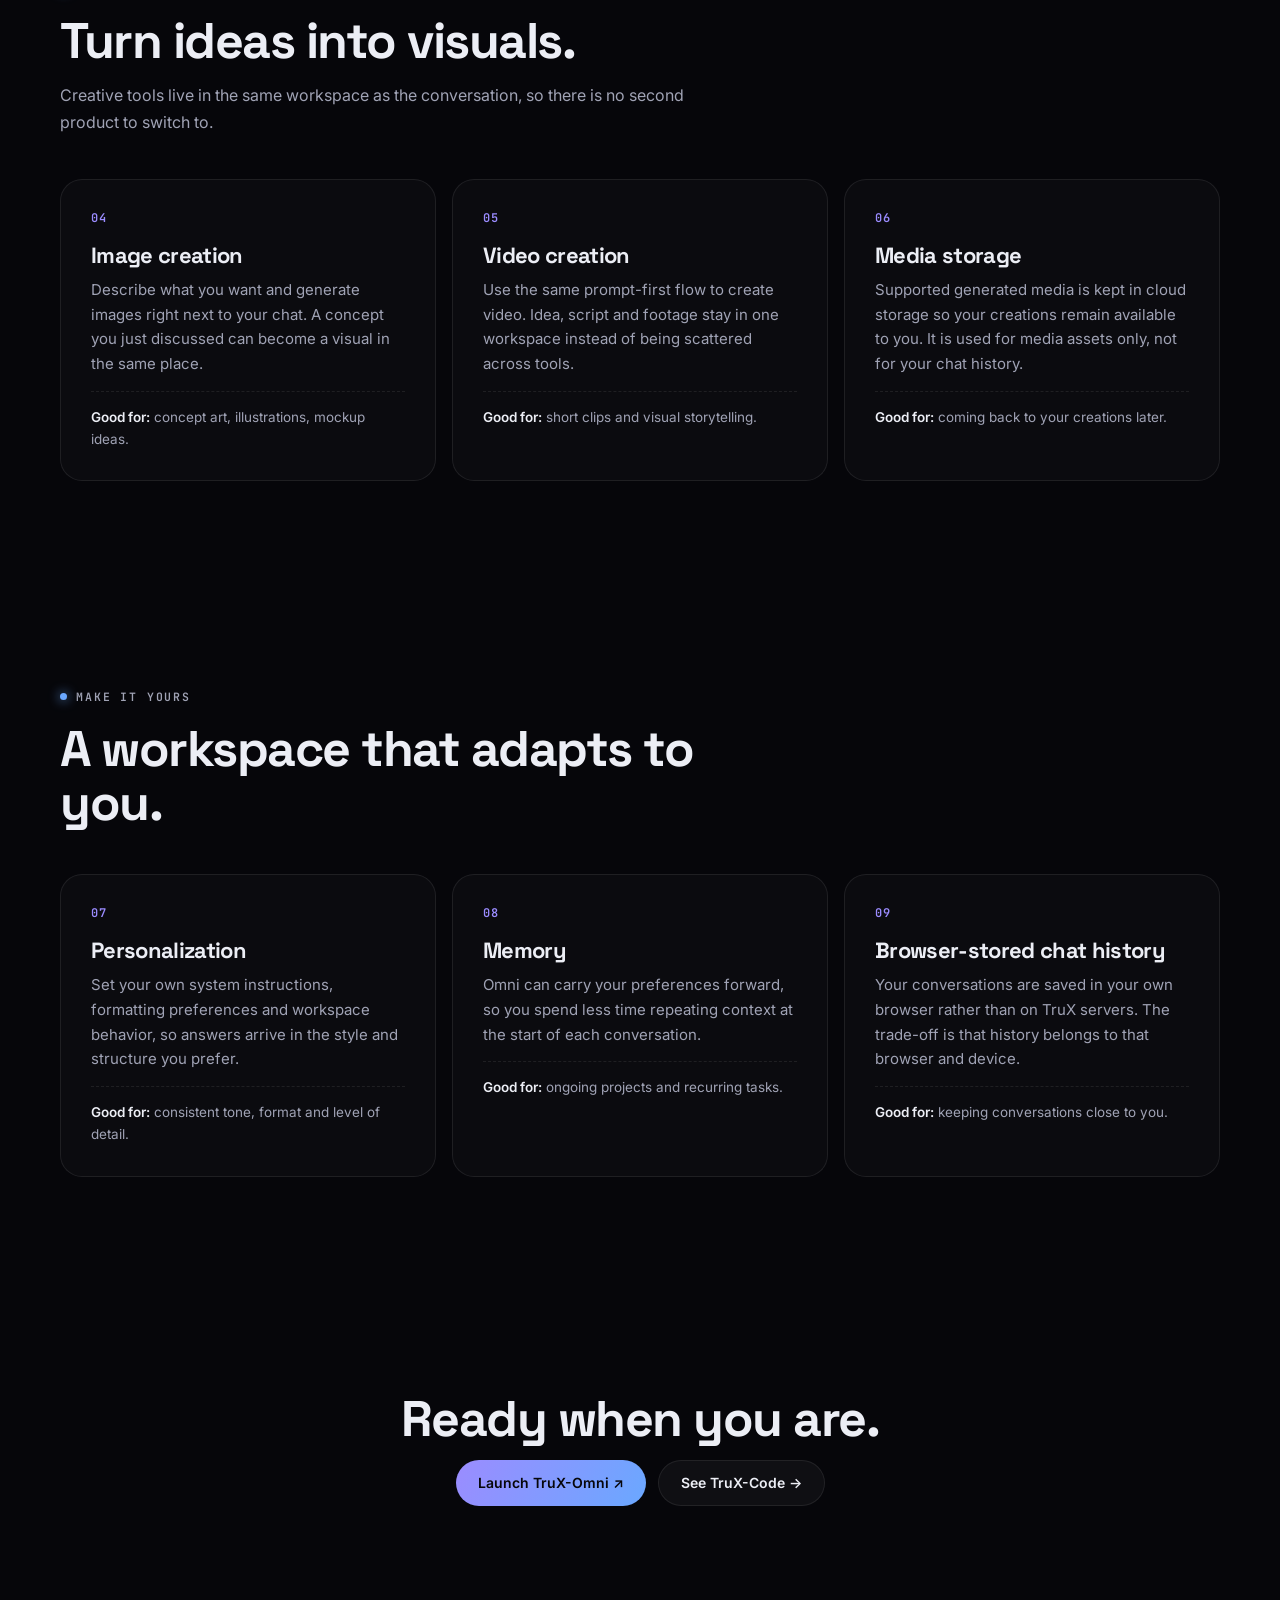
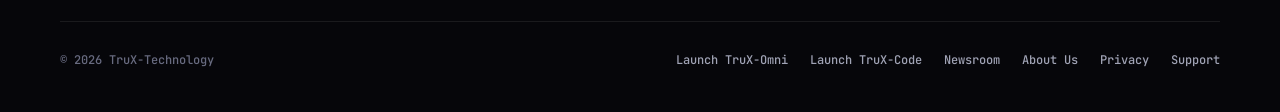
<file: omni.html>
<!doctype html>
<html lang="en">
<head>
<meta charset="utf-8">
<meta name="viewport" content="width=device-width,initial-scale=1">
<title>TruX-Omni | AI chat, research, image and video creation</title>
<meta name="description" content="Every TruX-Omni feature explained: conversational AI, automatic model selection, research, image and video creation, personalization and memory.">
<link rel="canonical" href="https://www.trux.website/omni">
<meta property="og:title" content="TruX-Omni | AI workspace">
<meta property="og:description" content="Chat, reason, research and create images and video in one workspace.">
<meta property="og:url" content="https://www.trux.website/omni">
<link rel="icon" href="/favicon.ico" type="image/x-icon">
<link rel="icon" href="/icon-48.svg" type="image/svg+xml">
<meta name="theme-color" content="#06060a">
<link rel="preconnect" href="https://fonts.googleapis.com">
<link rel="preconnect" href="https://fonts.gstatic.com" crossorigin>
<link href="https://fonts.googleapis.com/css2?family=Inter:wght@400;500;600&family=JetBrains+Mono:wght@400;500;600&family=Space+Grotesk:wght@500;600;700&display=swap" rel="stylesheet">
<link rel="stylesheet" href="/assets/styles.css">
</head>
<body data-page="omni">
<main>
<section class="hero wrap">
<p class="eyebrow rv"><i></i>TruX-Omni</p>
<h1 data-split>One workspace to <span class="grad">think, research and create.</span></h1>
<p class="lede rv">TruX-Omni brings conversation, reasoning, research and visual creation together. Below is everything it does, and what each part is for.</p>
<div class="cta rv"><a class="btn pri" href="https://trux-ai-workspace.trux.website/">Launch TruX-Omni ↗</a></div>
</section>

<section class="sec wrap">
<div class="hd"><p class="eyebrow rv"><i></i>Think</p><h2 class="rv">Talk it through.</h2><p class="rv">The core of Omni is a conversation that stays useful from the first question to the final draft.</p></div>
<div class="grid">
<article class="card rv"><span class="num">01</span><h3>Conversational AI and reasoning</h3><p>Ask in plain language and work a problem step by step. Explanation, drafting, analysis and brainstorming all happen in one continuous chat, so each follow-up builds on what came before.</p><p class="use"><b>Good for:</b> planning, writing, learning a new topic.</p></article>
<article class="card rv"><span class="num">02</span><h3>Automatic model selection</h3><p>You do not have to pick a model for every task. Omni can choose a suitable one for what you ask, so a quick question and a deep reasoning problem both get appropriate handling without touching settings.</p><p class="use"><b>Good for:</b> switching between topics without friction.</p></article>
<article class="card rv"><span class="num">03</span><h3>Research and analysis</h3><p>Explore a subject, compare options, and analyze text or information you provide. Omni helps turn scattered findings into a clear summary you can keep building on.</p><p class="use"><b>Good for:</b> reports, comparisons, study notes.</p></article>
</div>
</section>

<section class="sec wrap">
<div class="hd"><p class="eyebrow rv"><i></i>Create</p><h2 class="rv">Turn ideas into visuals.</h2><p class="rv">Creative tools live in the same workspace as the conversation, so there is no second product to switch to.</p></div>
<div class="grid">
<article class="card rv"><span class="num">04</span><h3>Image creation</h3><p>Describe what you want and generate images right next to your chat. A concept you just discussed can become a visual in the same place.</p><p class="use"><b>Good for:</b> concept art, illustrations, mockup ideas.</p></article>
<article class="card rv"><span class="num">05</span><h3>Video creation</h3><p>Use the same prompt-first flow to create video. Idea, script and footage stay in one workspace instead of being scattered across tools.</p><p class="use"><b>Good for:</b> short clips and visual storytelling.</p></article>
<article class="card rv"><span class="num">06</span><h3>Media storage</h3><p>Supported generated media is kept in cloud storage so your creations remain available to you. It is used for media assets only, not for your chat history.</p><p class="use"><b>Good for:</b> coming back to your creations later.</p></article>
</div>
</section>

<section class="sec wrap">
<div class="hd"><p class="eyebrow rv"><i></i>Make it yours</p><h2 class="rv">A workspace that adapts to you.</h2></div>
<div class="grid">
<article class="card rv"><span class="num">07</span><h3>Personalization</h3><p>Set your own system instructions, formatting preferences and workspace behavior, so answers arrive in the style and structure you prefer.</p><p class="use"><b>Good for:</b> consistent tone, format and level of detail.</p></article>
<article class="card rv"><span class="num">08</span><h3>Memory</h3><p>Omni can carry your preferences forward, so you spend less time repeating context at the start of each conversation.</p><p class="use"><b>Good for:</b> ongoing projects and recurring tasks.</p></article>
<article class="card rv"><span class="num">09</span><h3>Browser-stored chat history</h3><p>Your conversations are saved in your own browser rather than on TruX servers. The trade-off is that history belongs to that browser and device.</p><p class="use"><b>Good for:</b> keeping conversations close to you.</p></article>
</div>
</section>

<section class="final wrap">
<h2 class="rv">Ready when you are.</h2>
<div class="cta rv"><a class="btn pri" href="https://trux-ai-workspace.trux.website/">Launch TruX-Omni ↗</a><a class="btn" href="/code">See TruX-Code →</a></div>
</section>
</main>
<script src="/assets/site.js" defer></script>
</body>
</html>
</file>
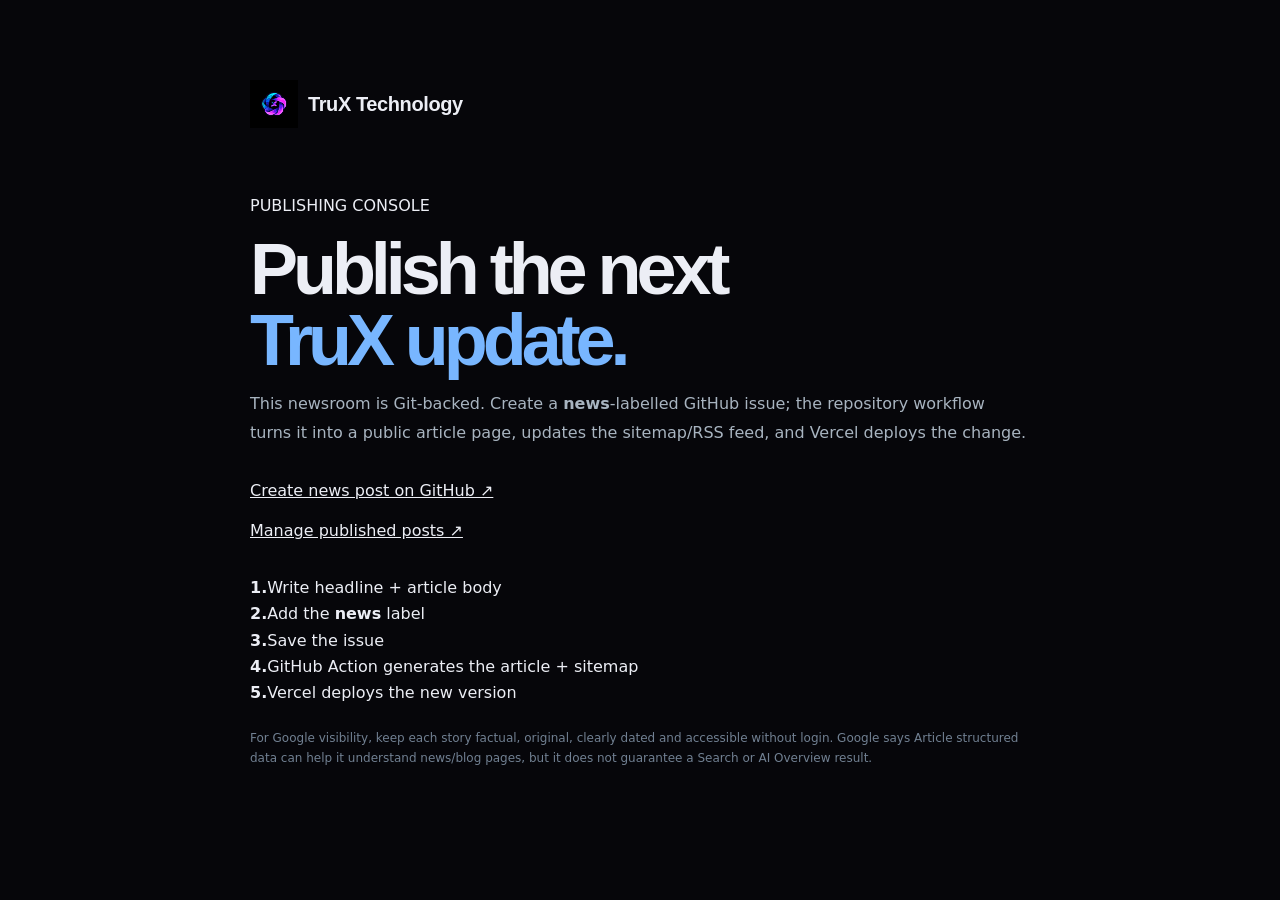
<file: technology/publisher.html>
<!doctype html><html lang="en"><head><meta charset="utf-8"><meta name="viewport" content="width=device-width,initial-scale=1"><title>Publish — TruX Technology</title><meta name="robots" content="noindex,follow"><link rel="icon" href="/icon-48.svg" type="image/svg+xml"><link rel="stylesheet" href="/styles.css"></head><body><main class="wrap" style="padding:80px 0;max-width:780px"><a class="brand" href="/"><img src="/icon-48.svg" alt="TruX logo"><span>TruX <b>Technology</b></span></a><span class="kicker" style="display:block;margin-top:65px">PUBLISHING CONSOLE</span><h1 style="font-size:clamp(42px,7vw,72px);letter-spacing:-.07em;line-height:.98;margin:15px 0">Publish the next<br><em style="color:#78b6ff;font-style:normal">TruX update.</em></h1><p style="color:#a8b4c0;line-height:1.8">This newsroom is Git-backed. Create a <b>news</b>-labelled GitHub issue; the repository workflow turns it into a public article page, updates the sitemap/RSS feed, and Vercel deploys the change.</p><div style="display:grid;gap:14px;margin:30px 0"><a id="publish" class="primary" href="https://github.com/21-T4/TruX-AI-Website/issues/new?title=NEWS%3A%20">Create news post on GitHub ↗</a><a class="ghost" href="https://github.com/21-T4/TruX-AI-Website/issues">Manage published posts ↗</a></div><div class="signal"><div class="signal-line"><b>1.</b><span>Write headline + article body</span></div><div class="signal-line"><b>2.</b><span>Add the <b>news</b> label</span></div><div class="signal-line"><b>3.</b><span>Save the issue</span></div><div class="signal-line"><b>4.</b><span>GitHub Action generates the article + sitemap</span></div><div class="signal-line"><b>5.</b><span>Vercel deploys the new version</span></div></div><p style="font-size:12px;color:#718092;margin-top:22px">For Google visibility, keep each story factual, original, clearly dated and accessible without login. Google says Article structured data can help it understand news/blog pages, but it does not guarantee a Search or AI Overview result.</p></main></body></html>
</file>
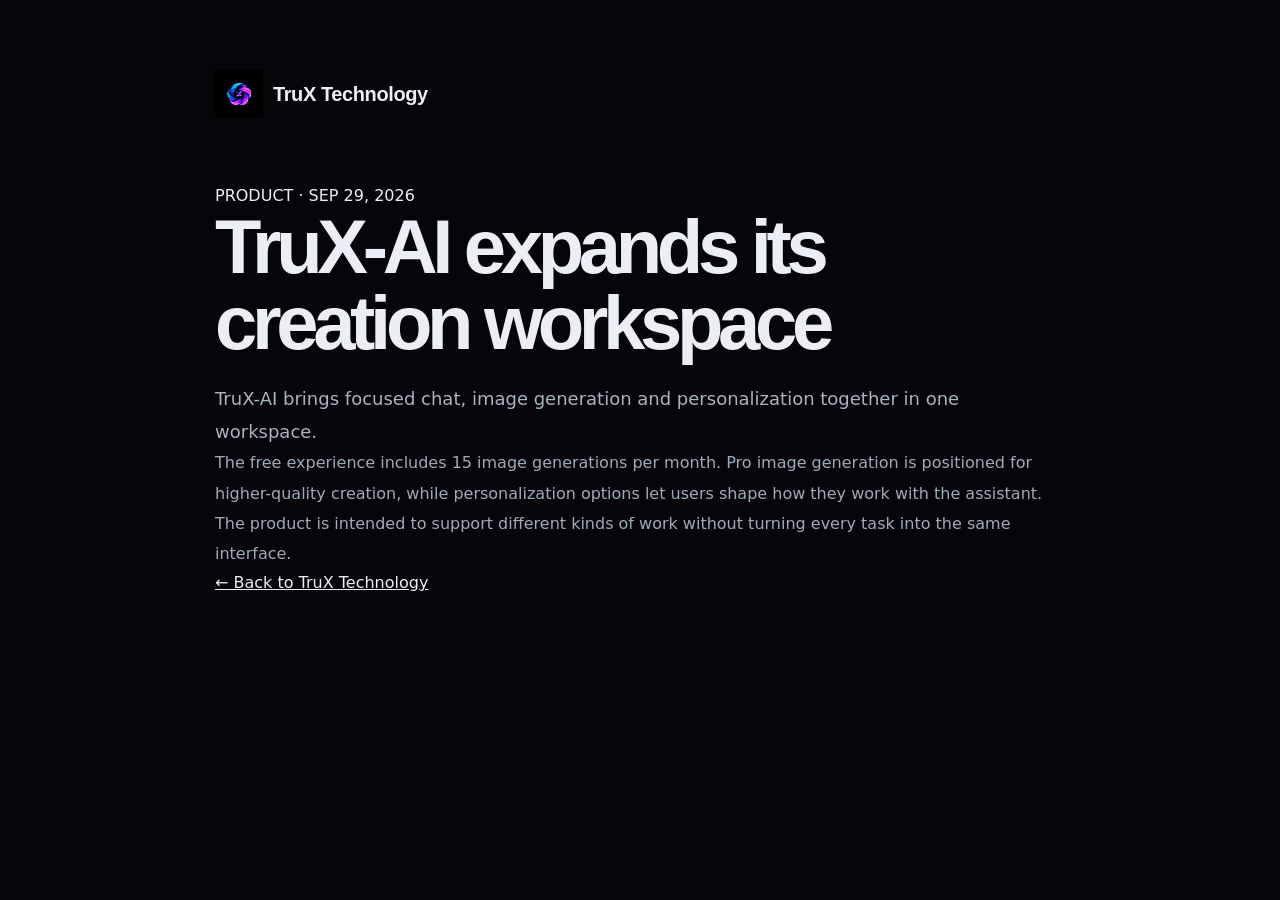
<file: technology/news/creation-workspace.html>
<!doctype html><html lang="en"><head><meta charset="utf-8"><meta name="viewport" content="width=device-width,initial-scale=1"><title>TruX-AI expands its creation workspace | TruX Technology</title><meta name="description" content="TruX-AI combines focused chat, image generation and personalization, including 15 free image generations per month."><meta name="robots" content="index,follow,max-image-preview:large"><link rel="canonical" href="https://technology.trux.website/news/creation-workspace.html"><link rel="icon" href="/icon-48.svg" type="image/svg+xml"><link rel="stylesheet" href="/styles.css"><script type="application/ld+json">{"@context":"https://schema.org","@type":"NewsArticle","headline":"TruX-AI expands its creation workspace","datePublished":"2026-09-29T10:00:00Z","dateModified":"2026-09-29T10:00:00Z","author":{"@type":"Organization","name":"TruX Technologies"},"publisher":{"@type":"Organization","name":"TruX Technology","logo":{"@type":"ImageObject","url":"https://technology.trux.website/icon-48.svg"}},"mainEntityOfPage":"https://technology.trux.website/news/creation-workspace.html"}</script></head><body><main class="wrap" style="padding:70px 0;max-width:850px"><a class="brand" href="/"><img src="/icon-48.svg" alt="TruX logo"><span>TruX <b>Technology</b></span></a><span class="kicker" style="display:block;margin-top:65px">PRODUCT · SEP 29, 2026</span><h1 style="font-size:clamp(42px,7vw,76px);line-height:1;letter-spacing:-.07em">TruX-AI expands its creation workspace</h1><p style="font-size:18px;color:#a8b4c0;line-height:1.8">TruX-AI brings focused chat, image generation and personalization together in one workspace.</p><p style="color:#9eabb8;line-height:1.9">The free experience includes 15 image generations per month. Pro image generation is positioned for higher-quality creation, while personalization options let users shape how they work with the assistant.</p><p style="color:#9eabb8;line-height:1.9">The product is intended to support different kinds of work without turning every task into the same interface.</p><p><a class="ghost" href="/">← Back to TruX Technology</a></p></main></body></html>
</file>
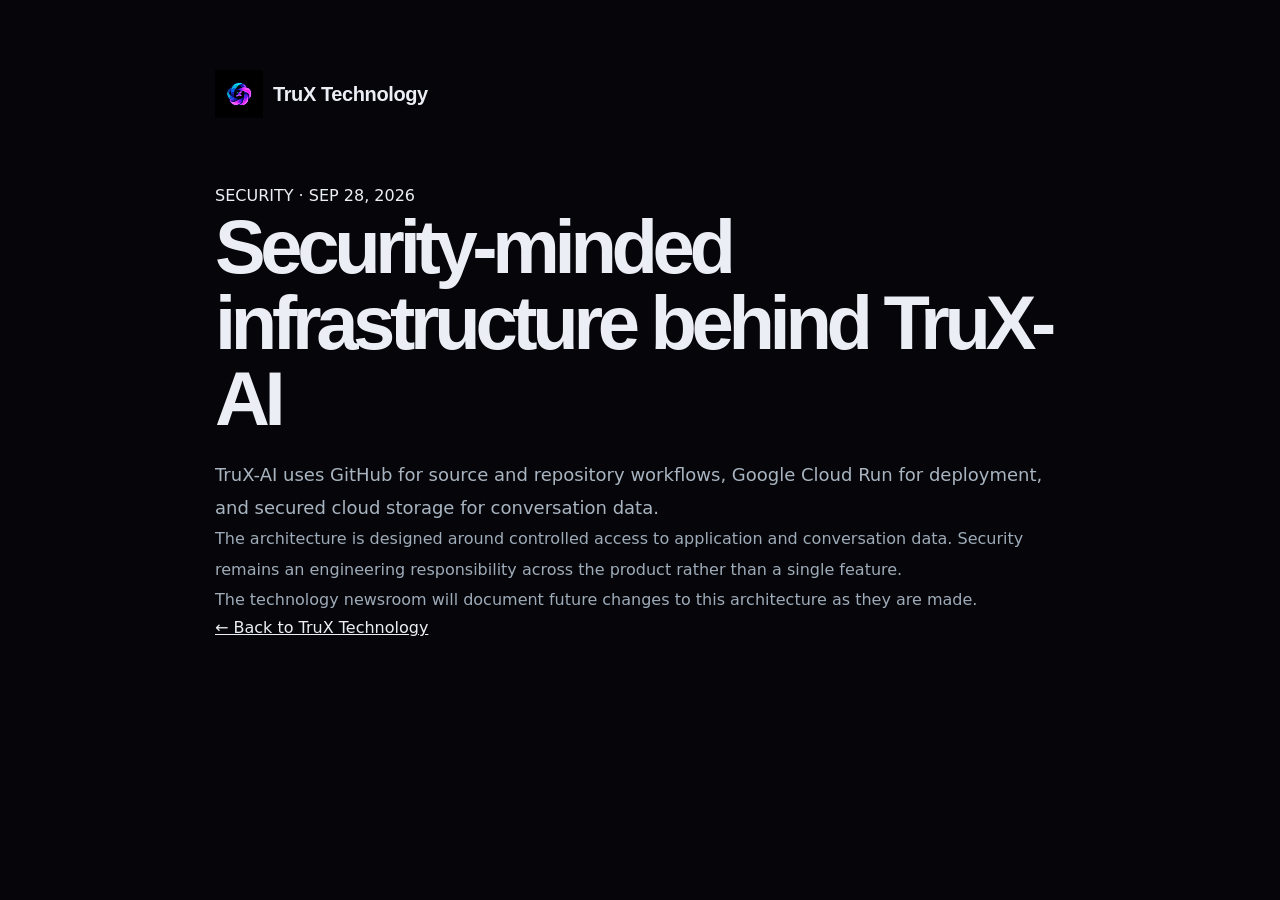
<file: technology/news/security-architecture.html>
<!doctype html><html lang="en"><head><meta charset="utf-8"><meta name="viewport" content="width=device-width,initial-scale=1"><title>Security-minded infrastructure behind TruX-AI | TruX Technology</title><meta name="description" content="An overview of the GitHub, Google Cloud Run and secured cloud storage infrastructure used by TruX-AI."><meta name="robots" content="index,follow,max-image-preview:large"><link rel="canonical" href="https://technology.trux.website/news/security-architecture.html"><link rel="icon" href="/icon-48.svg" type="image/svg+xml"><link rel="stylesheet" href="/styles.css"><script type="application/ld+json">{"@context":"https://schema.org","@type":"NewsArticle","headline":"Security-minded infrastructure behind TruX-AI","datePublished":"2026-09-28T10:00:00Z","dateModified":"2026-09-28T10:00:00Z","author":{"@type":"Organization","name":"TruX Technologies"},"publisher":{"@type":"Organization","name":"TruX Technology","logo":{"@type":"ImageObject","url":"https://technology.trux.website/icon-48.svg"}},"mainEntityOfPage":"https://technology.trux.website/news/security-architecture.html"}</script></head><body><main class="wrap" style="padding:70px 0;max-width:850px"><a class="brand" href="/"><img src="/icon-48.svg" alt="TruX logo"><span>TruX <b>Technology</b></span></a><span class="kicker" style="display:block;margin-top:65px">SECURITY · SEP 28, 2026</span><h1 style="font-size:clamp(42px,7vw,76px);line-height:1;letter-spacing:-.07em">Security-minded infrastructure behind TruX-AI</h1><p style="font-size:18px;color:#a8b4c0;line-height:1.8">TruX-AI uses GitHub for source and repository workflows, Google Cloud Run for deployment, and secured cloud storage for conversation data.</p><p style="color:#9eabb8;line-height:1.9">The architecture is designed around controlled access to application and conversation data. Security remains an engineering responsibility across the product rather than a single feature.</p><p style="color:#9eabb8;line-height:1.9">The technology newsroom will document future changes to this architecture as they are made.</p><p><a class="ghost" href="/">← Back to TruX Technology</a></p></main></body></html>
</file>
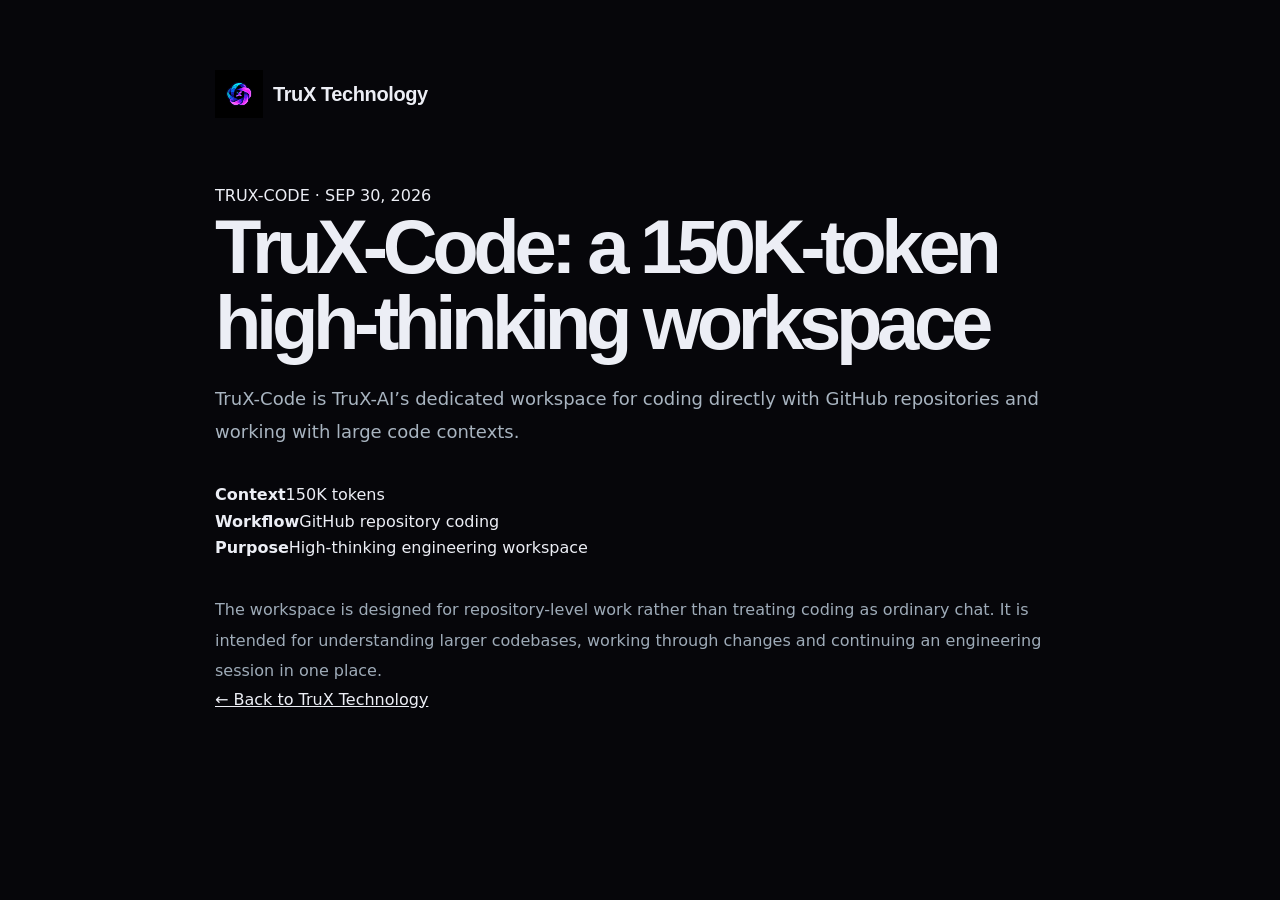
<file: technology/news/trux-code-150k.html>
<!doctype html><html lang="en"><head><meta charset="utf-8"><meta name="viewport" content="width=device-width,initial-scale=1"><title>TruX-Code: a 150K-token high-thinking workspace | TruX Technology</title><meta name="description" content="TruX-Code is the dedicated TruX-AI workspace for large-context coding and direct GitHub repository workflows."><link rel="canonical" href="https://technology.trux.website/news/trux-code-150k.html"><link rel="icon" href="/icon-48.svg" type="image/svg+xml"><link rel="stylesheet" href="/styles.css"><script type="application/ld+json">{"@context":"https://schema.org","@type":"NewsArticle","headline":"TruX-Code: a 150K-token high-thinking workspace","datePublished":"2026-09-30T10:00:00Z","dateModified":"2026-09-30T10:00:00Z","author":{"@type":"Organization","name":"TruX Technologies"},"publisher":{"@type":"Organization","name":"TruX Technology","logo":{"@type":"ImageObject","url":"https://technology.trux.website/icon-48.svg"}},"mainEntityOfPage":"https://technology.trux.website/news/trux-code-150k.html"}</script></head><body><main class="wrap" style="padding:70px 0;max-width:850px"><a class="brand" href="/"><img src="/icon-48.svg" alt="TruX logo"><span>TruX <b>Technology</b></span></a><span class="kicker" style="display:block;margin-top:65px">TRUX-CODE · SEP 30, 2026</span><h1 style="font-size:clamp(42px,7vw,76px);line-height:1;letter-spacing:-.07em">TruX-Code: a 150K-token high-thinking workspace</h1><p style="font-size:18px;color:#a8b4c0;line-height:1.8">TruX-Code is TruX-AI’s dedicated workspace for coding directly with GitHub repositories and working with large code contexts.</p><div class="signal" style="margin:34px 0"><div class="signal-line"><b>Context</b><span>150K tokens</span></div><div class="signal-line"><b>Workflow</b><span>GitHub repository coding</span></div><div class="signal-line"><b>Purpose</b><span>High-thinking engineering workspace</span></div></div><p style="color:#9eabb8;line-height:1.9">The workspace is designed for repository-level work rather than treating coding as ordinary chat. It is intended for understanding larger codebases, working through changes and continuing an engineering session in one place.</p><p><a class="ghost" href="/">← Back to TruX Technology</a></p></main></body></html>
</file>
<file: assets/styles.css>
*{box-sizing:border-box;margin:0}
:root{--bg:#06060a;--line:rgba(255,255,255,.08);--txt:#eceef5;--mut:#a0a3b5;--dim:#686b80;--a:#9b8cff;--b:#35e0c2;--font:"Inter",system-ui,sans-serif;--disp:"Space Grotesk","Inter",sans-serif;--mono:"JetBrains Mono",ui-monospace,monospace}
body[data-page=omni]{--a:#9b8cff;--b:#6aa8ff}
body[data-page=code]{--a:#35e0c2;--b:#5ad1ff}
html{scroll-behavior:smooth;background:var(--bg);color-scheme:dark}
body{font:400 16px/1.65 var(--font);color:var(--txt);background:var(--bg);overflow-x:hidden;-webkit-font-smoothing:antialiased}
a{color:inherit}
.wrap{width:min(1160px,calc(100% - 40px));margin:0 auto}
.aurora{position:fixed;inset:0;z-index:-1;overflow:hidden}
.aurora i{position:absolute;width:55vw;height:55vw;border-radius:50%;filter:blur(120px);opacity:.2;animation:drift 22s ease-in-out infinite alternate}
.aurora i:nth-child(1){background:var(--a);top:-25vw;left:-10vw}
.aurora i:nth-child(2){background:var(--b);bottom:-30vw;right:-15vw;animation-delay:-8s}
.aurora::after{content:"";position:absolute;inset:0;background-image:linear-gradient(var(--line) 1px,transparent 1px),linear-gradient(90deg,var(--line) 1px,transparent 1px);background-size:72px 72px;opacity:.4;-webkit-mask-image:radial-gradient(ellipse 70% 60% at 50% 0,#000,transparent);mask-image:radial-gradient(ellipse 70% 60% at 50% 0,#000,transparent)}
@keyframes drift{to{transform:translate(8vw,6vw) scale(1.15)}}
#bar{position:fixed;top:0;left:0;right:0;height:2px;z-index:60;background:linear-gradient(90deg,var(--a),var(--b));transform:scaleX(0);transform-origin:0 50%}
.hdr{position:fixed;inset:0 0 auto;z-index:50;transition:background .3s,border-color .3s;border-bottom:1px solid transparent}
.hdr.s{background:rgba(6,6,10,.72);-webkit-backdrop-filter:blur(18px);backdrop-filter:blur(18px);border-color:var(--line)}
.nv{display:flex;align-items:center;justify-content:space-between;height:70px;gap:20px}
.brand{display:flex;align-items:center;gap:10px;text-decoration:none;font:700 20px var(--disp);letter-spacing:-.02em}
#nav{display:flex;gap:4px}
#nav a{padding:8px 14px;border-radius:99px;color:var(--mut);text-decoration:none;font-size:14px;font-weight:500;transition:.2s}
#nav a:hover,#nav a.on{color:var(--txt);background:rgba(255,255,255,.06)}
#nav .mob{display:none}
.nact{display:flex;align-items:center;gap:10px}
#mb{display:none;width:42px;height:42px;place-items:center;border:1px solid var(--line);border-radius:12px;background:none;cursor:pointer;gap:5px;align-content:center}
#mb i{display:block;width:18px;height:2px;background:var(--txt);transition:.3s}
#mb[aria-expanded=true] i:first-child{transform:translateY(3.5px) rotate(45deg)}
#mb[aria-expanded=true] i:last-child{transform:translateY(-3.5px) rotate(-45deg)}
.btn{position:relative;overflow:hidden;display:inline-flex;align-items:center;justify-content:center;gap:8px;min-height:46px;padding:0 22px;border-radius:99px;font:600 14px var(--font);text-decoration:none;color:var(--txt);border:1px solid var(--line);background:rgba(255,255,255,.04);cursor:pointer;transition:transform .25s,border-color .25s,background .25s}
.btn:hover{transform:translateY(-2px);border-color:rgba(255,255,255,.28)}
.btn.sm{min-height:38px;padding:0 16px;font-size:13px}
.btn.pri{background:linear-gradient(120deg,var(--a),var(--b));color:#06060a;border:0}
.btn.pri::after{content:"";position:absolute;inset:0;background:linear-gradient(110deg,transparent 30%,rgba(255,255,255,.55) 50%,transparent 70%);transform:translateX(-120%);transition:transform .7s}
.btn.pri:hover::after{transform:translateX(120%)}
.btn.cd{background:rgba(53,224,194,.1);border-color:rgba(53,224,194,.4);color:#8af3df}
.btn.cd:hover{background:rgba(53,224,194,.18)}
.eyebrow{display:inline-flex;align-items:center;gap:9px;margin-bottom:18px;font:600 11.5px var(--mono);letter-spacing:.16em;text-transform:uppercase;color:var(--b)}
.eyebrow i{width:7px;height:7px;border-radius:50%;background:var(--b);box-shadow:0 0 12px var(--b);animation:pulse 2s infinite}
@keyframes pulse{50%{opacity:.35}}
h1,h2,h3{font-family:var(--disp);letter-spacing:-.03em;line-height:1.08}
h1{font-size:clamp(42px,7vw,84px);max-width:900px;margin:0 auto 22px}
h2{font-size:clamp(30px,4.4vw,50px);margin-bottom:14px}
h3{font-size:22px;margin-bottom:10px}
.grad{background:linear-gradient(120deg,var(--a),var(--b));-webkit-background-clip:text;background-clip:text;color:transparent}
.w{display:inline-block;opacity:0;transform:translateY(45%);animation:rise .9s cubic-bezier(.2,.7,.2,1) forwards;animation-delay:calc(var(--i)*70ms)}
@keyframes rise{to{opacity:1;transform:none}}
.hero{padding:clamp(120px,16vw,170px) 0 70px;text-align:center}
.lede{max-width:640px;margin:0 auto 32px;color:var(--mut);font-size:clamp(16px,2vw,19px)}
.cta{display:flex;flex-wrap:wrap;justify-content:center;gap:12px}
.sec{padding:clamp(60px,8vw,100px) 0}
.hd{max-width:660px;margin-bottom:44px}
.hd p{color:var(--mut)}
.rv{opacity:0;transform:translateY(26px);transition:opacity .8s cubic-bezier(.2,.7,.2,1),transform .8s cubic-bezier(.2,.7,.2,1);transition-delay:var(--d,0s)}
.rv.in{opacity:1;transform:none}
.grid{display:grid;grid-template-columns:repeat(3,1fr);gap:16px}
.grid.two{grid-template-columns:repeat(2,1fr)}
.card{position:relative;overflow:hidden;padding:30px;border:1px solid var(--line);border-radius:22px;background:rgba(255,255,255,.025);transition:border-color .3s,transform .3s}
.card::before{content:"";position:absolute;inset:0;opacity:0;transition:opacity .3s;background:radial-gradient(420px circle at var(--mx,50%) var(--my,50%),rgba(255,255,255,.07),transparent 60%);pointer-events:none}
.card:hover{border-color:rgba(255,255,255,.2);transform:translateY(-3px)}
.card:hover::before{opacity:1}
.card p{color:var(--mut);font-size:15px}
.num{display:block;margin-bottom:18px;font:600 12px var(--mono);color:var(--a);letter-spacing:.1em}
.use{margin-top:14px;padding-top:14px;border-top:1px dashed var(--line);font-size:13.5px!important}
.use b{color:var(--txt);font-weight:600}
.pcard{display:flex;flex-direction:column;min-height:320px;padding:38px}
.pcard.om{--a:#9b8cff;--b:#6aa8ff}
.pcard.cdc{--a:#35e0c2;--b:#5ad1ff}
.pcard::after{content:"";position:absolute;width:300px;height:300px;right:-90px;top:-90px;border-radius:50%;background:var(--a);filter:blur(90px);opacity:.18;transition:opacity .4s}
.pcard:hover::after{opacity:.32}
.pcard h3{font-size:36px}
.pcard .kick{font:600 11px var(--mono);letter-spacing:.14em;text-transform:uppercase;color:var(--a);margin-bottom:12px}
.pcard .links{display:flex;flex-wrap:wrap;gap:16px;margin-top:auto;padding-top:26px;position:relative;z-index:1}
.lk{color:var(--txt);font-weight:600;font-size:14px;text-decoration:none;border-bottom:1px solid var(--a)}
.lk:hover{color:var(--a)}
.win{max-width:860px;margin:56px auto 0;text-align:left;border:1px solid rgba(255,255,255,.14);border-radius:20px;background:rgba(12,12,18,.78);-webkit-backdrop-filter:blur(14px);backdrop-filter:blur(14px);box-shadow:0 30px 90px rgba(0,0,0,.6),0 0 80px -30px var(--a);overflow:hidden}
.wtop{display:flex;align-items:center;justify-content:space-between;gap:12px;padding:12px 16px;border-bottom:1px solid var(--line)}
.dots{display:flex;gap:6px}
.dots i{width:10px;height:10px;border-radius:50%;background:rgba(255,255,255,.15)}
.tabs{display:flex;padding:3px;border:1px solid var(--line);border-radius:99px}
.tabs button{border:0;background:none;color:var(--mut);font:600 12.5px var(--font);padding:6px 16px;border-radius:99px;cursor:pointer;transition:.3s}
.tabs button.on{background:rgba(255,255,255,.1);color:var(--txt)}
.wnote{font:500 11px var(--mono);color:var(--dim)}
.wbody{padding:24px 26px;min-height:210px}
.ln{padding:5px 0;font:13.5px/1.65 var(--mono);color:var(--mut)}
.ln.u{color:var(--txt)}
.ln.u::before{content:"you   ";color:var(--a)}
.ln.a::before{content:"trux  ";color:var(--b)}
.ln.m{color:var(--dim)}
.ln.m::before{content:"·  "}
.ln.t::after{content:"▍";margin-left:2px;color:var(--b);animation:bl 1s steps(2) infinite}
@keyframes bl{50%{opacity:0}}
.news{grid-template-columns:repeat(3,1fr)}
.ncard{display:flex;flex-direction:column;text-decoration:none;min-height:230px}
.nmeta{display:flex;justify-content:space-between;gap:10px;margin-bottom:16px;font:500 10.5px var(--mono);text-transform:uppercase;letter-spacing:.06em;color:var(--dim)}
.nmeta span:first-child{color:var(--b)}
.empty{grid-column:1/-1;padding:24px;border:1px solid var(--line);border-radius:18px;color:var(--mut);font-size:14px}
.nfoot{display:flex;align-items:center;justify-content:space-between;flex-wrap:wrap;gap:14px;margin-top:22px;font:500 11px var(--mono);color:var(--dim)}
.final{text-align:center;padding:clamp(70px,9vw,120px) 0}
.final .lede{margin-bottom:30px}
.ftr{display:flex;flex-wrap:wrap;justify-content:space-between;gap:20px;padding:30px 0 44px;border-top:1px solid var(--line);color:var(--dim);font:500 12px var(--mono)}
.ftr nav{display:flex;flex-wrap:wrap;gap:22px}
.ftr a{color:var(--mut);text-decoration:none}
.ftr a:hover{color:var(--txt)}
:focus-visible{outline:2px solid var(--b);outline-offset:3px}
@media(max-width:900px){.grid,.news{grid-template-columns:repeat(2,1fr)}}
@media(max-width:820px){#nav{position:fixed;inset:70px 0 auto;flex-direction:column;padding:16px;background:rgba(6,6,10,.97);-webkit-backdrop-filter:blur(18px);backdrop-filter:blur(18px);border-bottom:1px solid var(--line);transform:translateY(-12px);opacity:0;pointer-events:none;transition:.3s}#nav.o{transform:none;opacity:1;pointer-events:auto}#nav .mob{display:block}#mb{display:grid}.nact .btn{display:none}}
@media(max-width:620px){.grid,.grid.two,.news{grid-template-columns:1fr}.cta .btn{width:100%}.wtop .wnote{display:none}.pcard{padding:28px}}
@media(prefers-reduced-motion:reduce){*,*::before,*::after{animation-duration:.01ms!important;animation-iteration-count:1!important;transition-duration:.01ms!important}.rv,.w{opacity:1;transform:none}}
.about-grid{display:grid;grid-template-columns:1.25fr 1fr;gap:16px}
.about-grid .card{padding:38px}
.about-grid h2{font-size:clamp(28px,3.4vw,40px);margin-bottom:12px}
.kick{font:600 11px var(--mono);letter-spacing:.14em;text-transform:uppercase;color:var(--a);margin-bottom:12px}
.facts{display:grid;grid-template-columns:repeat(2,1fr);gap:12px;margin-top:26px}
.facts div{padding:16px 18px;border:1px solid var(--line);border-radius:16px;background:rgba(255,255,255,.03)}
.facts dt{font:600 10.5px var(--mono);letter-spacing:.12em;text-transform:uppercase;color:var(--dim);margin-bottom:6px}
.facts dd{margin:0;font-weight:600;color:var(--txt)}
.facts a{color:var(--b);text-decoration:none}
.founder{background:linear-gradient(160deg,rgba(155,140,255,.1),rgba(53,224,194,.05) 60%,rgba(255,255,255,.02))!important}
.avatar{width:76px;height:76px;display:grid;place-items:center;border-radius:22px;margin-bottom:22px;font:700 26px var(--disp);color:#06060a;background:linear-gradient(135deg,var(--a),var(--b));box-shadow:0 0 50px -10px var(--a)}
.role{color:var(--b)!important;font:600 13px var(--mono)!important;margin-bottom:14px}
.tags{display:flex;flex-wrap:wrap;gap:8px;margin-top:22px}
.tags span{padding:6px 12px;border:1px solid rgba(255,255,255,.14);border-radius:99px;font:500 12px var(--mono);color:var(--txt);background:rgba(255,255,255,.04)}
.mail{display:flex;flex-direction:column;text-decoration:none}
.mail h3{font-size:clamp(17px,2.2vw,22px);word-break:break-all;color:var(--txt)}
.mail .lk{align-self:flex-start;margin-top:18px}
@media(max-width:900px){.about-grid{grid-template-columns:1fr}}
@media(max-width:620px){.facts{grid-template-columns:1fr}.about-grid .card{padding:28px}}
</file>
<file: styles.css>
*{box-sizing:border-box;margin:0}
:root{--bg:#06060a;--line:rgba(255,255,255,.08);--txt:#eceef5;--mut:#a0a3b5;--dim:#686b80;--a:#9b8cff;--b:#35e0c2;--font:"Inter",system-ui,sans-serif;--disp:"Space Grotesk","Inter",sans-serif;--mono:"JetBrains Mono",ui-monospace,monospace}
body[data-page=omni]{--a:#9b8cff;--b:#6aa8ff}
body[data-page=code]{--a:#35e0c2;--b:#5ad1ff}
html{scroll-behavior:smooth;background:var(--bg);color-scheme:dark}
body{font:400 16px/1.65 var(--font);color:var(--txt);background:var(--bg);overflow-x:hidden;-webkit-font-smoothing:antialiased}
a{color:inherit}
.wrap{width:min(1160px,calc(100% - 40px));margin:0 auto}
.aurora{position:fixed;inset:0;z-index:-1;overflow:hidden}
.aurora i{position:absolute;width:55vw;height:55vw;border-radius:50%;filter:blur(120px);opacity:.2;animation:drift 22s ease-in-out infinite alternate}
.aurora i:nth-child(1){background:var(--a);top:-25vw;left:-10vw}
.aurora i:nth-child(2){background:var(--b);bottom:-30vw;right:-15vw;animation-delay:-8s}
.aurora::after{content:"";position:absolute;inset:0;background-image:linear-gradient(var(--line) 1px,transparent 1px),linear-gradient(90deg,var(--line) 1px,transparent 1px);background-size:72px 72px;opacity:.4;-webkit-mask-image:radial-gradient(ellipse 70% 60% at 50% 0,#000,transparent);mask-image:radial-gradient(ellipse 70% 60% at 50% 0,#000,transparent)}
@keyframes drift{to{transform:translate(8vw,6vw) scale(1.15)}}
#bar{position:fixed;top:0;left:0;right:0;height:2px;z-index:60;background:linear-gradient(90deg,var(--a),var(--b));transform:scaleX(0);transform-origin:0 50%}
.hdr{position:fixed;inset:0 0 auto;z-index:50;transition:background .3s,border-color .3s;border-bottom:1px solid transparent}
.hdr.s{background:rgba(6,6,10,.72);-webkit-backdrop-filter:blur(18px);backdrop-filter:blur(18px);border-color:var(--line)}
.nv{display:flex;align-items:center;justify-content:space-between;height:70px;gap:20px}
.brand{display:flex;align-items:center;gap:10px;text-decoration:none;font:700 20px var(--disp);letter-spacing:-.02em}
#nav{display:flex;gap:4px}
#nav a{padding:8px 14px;border-radius:99px;color:var(--mut);text-decoration:none;font-size:14px;font-weight:500;transition:.2s}
#nav a:hover,#nav a.on{color:var(--txt);background:rgba(255,255,255,.06)}
#nav .mob{display:none}
.nact{display:flex;align-items:center;gap:10px}
#mb{display:none;width:42px;height:42px;place-items:center;border:1px solid var(--line);border-radius:12px;background:none;cursor:pointer;gap:5px;align-content:center}
#mb i{display:block;width:18px;height:2px;background:var(--txt);transition:.3s}
#mb[aria-expanded=true] i:first-child{transform:translateY(3.5px) rotate(45deg)}
#mb[aria-expanded=true] i:last-child{transform:translateY(-3.5px) rotate(-45deg)}
.btn{position:relative;overflow:hidden;display:inline-flex;align-items:center;justify-content:center;gap:8px;min-height:46px;padding:0 22px;border-radius:99px;font:600 14px var(--font);text-decoration:none;color:var(--txt);border:1px solid var(--line);background:rgba(255,255,255,.04);cursor:pointer;transition:transform .25s,border-color .25s,background .25s}
.btn:hover{transform:translateY(-2px);border-color:rgba(255,255,255,.28)}
.btn.sm{min-height:38px;padding:0 16px;font-size:13px}
.btn.pri{background:linear-gradient(120deg,var(--a),var(--b));color:#06060a;border:0}
.btn.pri::after{content:"";position:absolute;inset:0;background:linear-gradient(110deg,transparent 30%,rgba(255,255,255,.55) 50%,transparent 70%);transform:translateX(-120%);transition:transform .7s}
.btn.pri:hover::after{transform:translateX(120%)}
.btn.cd{background:rgba(53,224,194,.1);border-color:rgba(53,224,194,.4);color:#8af3df}
.btn.cd:hover{background:rgba(53,224,194,.18)}
.eyebrow{display:inline-flex;align-items:center;gap:9px;margin-bottom:18px;font:600 11.5px var(--mono);letter-spacing:.16em;text-transform:uppercase;color:var(--b)}
.eyebrow i{width:7px;height:7px;border-radius:50%;background:var(--b);box-shadow:0 0 12px var(--b);animation:pulse 2s infinite}
@keyframes pulse{50%{opacity:.35}}
h1,h2,h3{font-family:var(--disp);letter-spacing:-.03em;line-height:1.08}
h1{font-size:clamp(42px,7vw,84px);max-width:900px;margin:0 auto 22px}
h2{font-size:clamp(30px,4.4vw,50px);margin-bottom:14px}
h3{font-size:22px;margin-bottom:10px}
.grad{background:linear-gradient(120deg,var(--a),var(--b));-webkit-background-clip:text;background-clip:text;color:transparent}
.w{display:inline-block;opacity:0;transform:translateY(45%);animation:rise .9s cubic-bezier(.2,.7,.2,1) forwards;animation-delay:calc(var(--i)*70ms)}
@keyframes rise{to{opacity:1;transform:none}}
.hero{padding:clamp(120px,16vw,170px) 0 70px;text-align:center}
.lede{max-width:640px;margin:0 auto 32px;color:var(--mut);font-size:clamp(16px,2vw,19px)}
.cta{display:flex;flex-wrap:wrap;justify-content:center;gap:12px}
.sec{padding:clamp(60px,8vw,100px) 0}
.hd{max-width:660px;margin-bottom:44px}
.hd p{color:var(--mut)}
.rv{opacity:0;transform:translateY(26px);transition:opacity .8s cubic-bezier(.2,.7,.2,1),transform .8s cubic-bezier(.2,.7,.2,1);transition-delay:var(--d,0s)}
.rv.in{opacity:1;transform:none}
.grid{display:grid;grid-template-columns:repeat(3,1fr);gap:16px}
.grid.two{grid-template-columns:repeat(2,1fr)}
.card{position:relative;overflow:hidden;padding:30px;border:1px solid var(--line);border-radius:22px;background:rgba(255,255,255,.025);transition:border-color .3s,transform .3s}
.card::before{content:"";position:absolute;inset:0;opacity:0;transition:opacity .3s;background:radial-gradient(420px circle at var(--mx,50%) var(--my,50%),rgba(255,255,255,.07),transparent 60%);pointer-events:none}
.card:hover{border-color:rgba(255,255,255,.2);transform:translateY(-3px)}
.card:hover::before{opacity:1}
.card p{color:var(--mut);font-size:15px}
.num{display:block;margin-bottom:18px;font:600 12px var(--mono);color:var(--a);letter-spacing:.1em}
.use{margin-top:14px;padding-top:14px;border-top:1px dashed var(--line);font-size:13.5px!important}
.use b{color:var(--txt);font-weight:600}
.pcard{display:flex;flex-direction:column;min-height:320px;padding:38px}
.pcard.om{--a:#9b8cff;--b:#6aa8ff}
.pcard.cdc{--a:#35e0c2;--b:#5ad1ff}
.pcard::after{content:"";position:absolute;width:300px;height:300px;right:-90px;top:-90px;border-radius:50%;background:var(--a);filter:blur(90px);opacity:.18;transition:opacity .4s}
.pcard:hover::after{opacity:.32}
.pcard h3{font-size:36px}
.pcard .kick{font:600 11px var(--mono);letter-spacing:.14em;text-transform:uppercase;color:var(--a);margin-bottom:12px}
.pcard .links{display:flex;flex-wrap:wrap;gap:16px;margin-top:auto;padding-top:26px;position:relative;z-index:1}
.lk{color:var(--txt);font-weight:600;font-size:14px;text-decoration:none;border-bottom:1px solid var(--a)}
.lk:hover{color:var(--a)}
.win{max-width:860px;margin:56px auto 0;text-align:left;border:1px solid rgba(255,255,255,.14);border-radius:20px;background:rgba(12,12,18,.78);-webkit-backdrop-filter:blur(14px);backdrop-filter:blur(14px);box-shadow:0 30px 90px rgba(0,0,0,.6),0 0 80px -30px var(--a);overflow:hidden}
.wtop{display:flex;align-items:center;justify-content:space-between;gap:12px;padding:12px 16px;border-bottom:1px solid var(--line)}
.dots{display:flex;gap:6px}
.dots i{width:10px;height:10px;border-radius:50%;background:rgba(255,255,255,.15)}
.tabs{display:flex;padding:3px;border:1px solid var(--line);border-radius:99px}
.tabs button{border:0;background:none;color:var(--mut);font:600 12.5px var(--font);padding:6px 16px;border-radius:99px;cursor:pointer;transition:.3s}
.tabs button.on{background:rgba(255,255,255,.1);color:var(--txt)}
.wnote{font:500 11px var(--mono);color:var(--dim)}
.wbody{padding:24px 26px;min-height:210px}
.ln{padding:5px 0;font:13.5px/1.65 var(--mono);color:var(--mut)}
.ln.u{color:var(--txt)}
.ln.u::before{content:"you   ";color:var(--a)}
.ln.a::before{content:"trux  ";color:var(--b)}
.ln.m{color:var(--dim)}
.ln.m::before{content:"·  "}
.ln.t::after{content:"▍";margin-left:2px;color:var(--b);animation:bl 1s steps(2) infinite}
@keyframes bl{50%{opacity:0}}
.news{grid-template-columns:repeat(3,1fr)}
.ncard{display:flex;flex-direction:column;text-decoration:none;min-height:230px}
.nmeta{display:flex;justify-content:space-between;gap:10px;margin-bottom:16px;font:500 10.5px var(--mono);text-transform:uppercase;letter-spacing:.06em;color:var(--dim)}
.nmeta span:first-child{color:var(--b)}
.empty{grid-column:1/-1;padding:24px;border:1px solid var(--line);border-radius:18px;color:var(--mut);font-size:14px}
.nfoot{display:flex;align-items:center;justify-content:space-between;flex-wrap:wrap;gap:14px;margin-top:22px;font:500 11px var(--mono);color:var(--dim)}
.final{text-align:center;padding:clamp(70px,9vw,120px) 0}
.final .lede{margin-bottom:30px}
.ftr{display:flex;flex-wrap:wrap;justify-content:space-between;gap:20px;padding:30px 0 44px;border-top:1px solid var(--line);color:var(--dim);font:500 12px var(--mono)}
.ftr nav{display:flex;flex-wrap:wrap;gap:22px}
.ftr a{color:var(--mut);text-decoration:none}
.ftr a:hover{color:var(--txt)}
:focus-visible{outline:2px solid var(--b);outline-offset:3px}
@media(max-width:900px){.grid,.news{grid-template-columns:repeat(2,1fr)}}
@media(max-width:820px){#nav{position:fixed;inset:70px 0 auto;flex-direction:column;padding:16px;background:rgba(6,6,10,.97);-webkit-backdrop-filter:blur(18px);backdrop-filter:blur(18px);border-bottom:1px solid var(--line);transform:translateY(-12px);opacity:0;pointer-events:none;transition:.3s}#nav.o{transform:none;opacity:1;pointer-events:auto}#nav .mob{display:block}#mb{display:grid}.nact .btn{display:none}}
@media(max-width:620px){.grid,.grid.two,.news{grid-template-columns:1fr}.cta .btn{width:100%}.wtop .wnote{display:none}.pcard{padding:28px}}
@media(prefers-reduced-motion:reduce){*,*::before,*::after{animation-duration:.01ms!important;animation-iteration-count:1!important;transition-duration:.01ms!important}.rv,.w{opacity:1;transform:none}}
</file>
